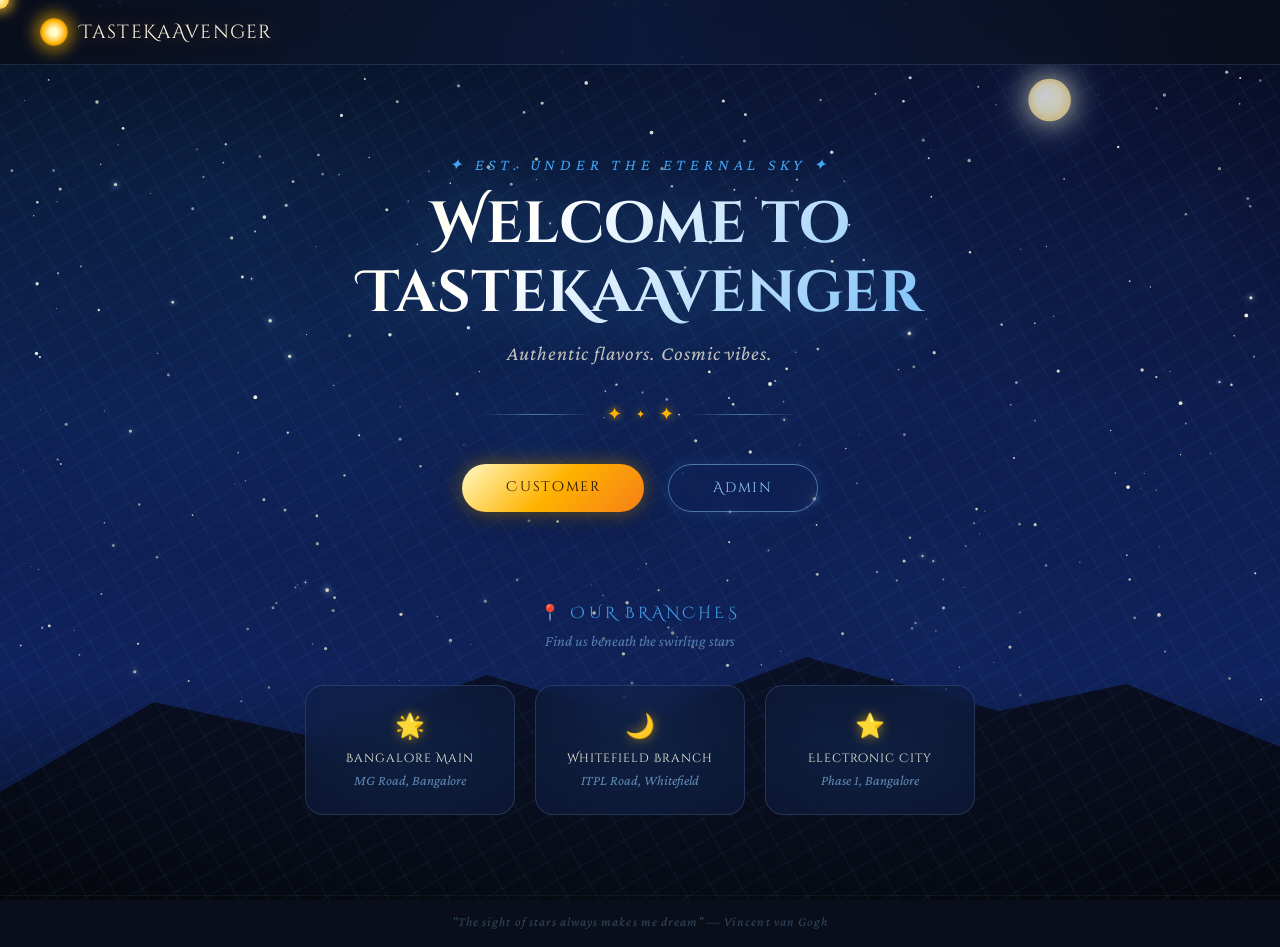
<file: templates/index.html>
<!DOCTYPE html>
<html lang="en">
<head>
<meta charset="UTF-8">
<meta name="viewport" content="width=device-width, initial-scale=1.0">
<title>TasteKaAvenger Restaurant</title>

<link href="https://fonts.googleapis.com/css2?family=Cinzel+Decorative:wght@400;700&family=Crimson+Pro:ital,wght@0,300;0,400;1,300&display=swap" rel="stylesheet">

<style>
:root {
  --deep-night: #0a0e1a;
  --midnight: #0d1b3e;
  --indigo: #1a237e;
  --cobalt: #1565c0;
  --cerulean: #1e88e5;
  --sky: #42a5f5;
  --pale-blue: #90caf9;
  --gold: #f9a825;
  --amber: #ffb300;
  --cream: #fff8e1;
  --white-glow: rgba(255,255,255,0.92);
}

* {
  margin: 0;
  padding: 0;
  box-sizing: border-box;
}

body {
  min-height: 100vh;
  background: var(--deep-night);
  font-family: 'Crimson Pro', serif;
  overflow-x: hidden;
  cursor: none;
}

/* ─── CUSTOM CURSOR ─── */
.cursor {
  position: fixed;
  width: 18px;
  height: 18px;
  border-radius: 50%;
  background: radial-gradient(circle, #fff9c4, #ffb300);
  box-shadow: 0 0 12px 4px rgba(255,200,50,0.7);
  pointer-events: none;
  z-index: 9999;
  transform: translate(-50%, -50%);
  transition: width 0.2s, height 0.2s;
}

/* ─── ANIMATED STARRY NIGHT CANVAS ─── */
canvas#sky {
  position: fixed;
  top: 0; left: 0;
  width: 100%; height: 100%;
  z-index: 0;
}

/* ─── SWIRL OVERLAY (Van Gogh brush strokes) ─── */
.swirl-overlay {
  position: fixed;
  top: 0; left: 0;
  width: 100%; height: 100%;
  z-index: 1;
  pointer-events: none;
  background:
    radial-gradient(ellipse 120% 60% at 15% 20%, rgba(21,101,192,0.18) 0%, transparent 70%),
    radial-gradient(ellipse 80% 80% at 80% 10%, rgba(26,35,126,0.22) 0%, transparent 65%),
    radial-gradient(ellipse 100% 50% at 50% 80%, rgba(13,27,62,0.35) 0%, transparent 70%);
}

/* Painterly swirl lines */
.swirl-overlay::after {
  content: '';
  position: absolute;
  inset: 0;
  background-image:
    repeating-linear-gradient(
      -30deg,
      transparent,
      transparent 18px,
      rgba(66,165,245,0.04) 18px,
      rgba(66,165,245,0.04) 20px
    ),
    repeating-linear-gradient(
      60deg,
      transparent,
      transparent 24px,
      rgba(144,202,249,0.03) 24px,
      rgba(144,202,249,0.03) 26px
    );
}

/* ─── GRAIN TEXTURE ─── */
.grain {
  position: fixed;
  inset: 0;
  z-index: 2;
  pointer-events: none;
  opacity: 0.045;
  background-image: url("data:image/svg+xml,%3Csvg viewBox='0 0 256 256' xmlns='http://www.w3.org/2000/svg'%3E%3Cfilter id='noise'%3E%3CfeTurbulence type='fractalNoise' baseFrequency='0.9' numOctaves='4' stitchTiles='stitch'/%3E%3C/filter%3E%3Crect width='100%25' height='100%25' filter='url(%23noise)'/%3E%3C/svg%3E");
  background-repeat: repeat;
  background-size: 200px;
}

/* ─── NAVBAR ─── */
nav {
  position: relative;
  z-index: 10;
  display: flex;
  align-items: center;
  padding: 18px 40px;
  background: linear-gradient(90deg, rgba(10,14,26,0.9), rgba(13,27,62,0.7), rgba(10,14,26,0.9));
  border-bottom: 1px solid rgba(144,202,249,0.15);
  backdrop-filter: blur(14px);
}

.nav-brand {
  font-family: 'Cinzel Decorative', cursive;
  font-size: 1.2rem;
  color: var(--cream);
  letter-spacing: 0.06em;
  text-shadow: 0 0 20px rgba(255,200,50,0.5), 0 0 40px rgba(66,165,245,0.3);
  display: flex;
  align-items: center;
  gap: 12px;
}

.nav-star {
  display: inline-block;
  width: 28px;
  height: 28px;
  background: radial-gradient(circle, #fff9c4 20%, #ffb300 60%, transparent 100%);
  border-radius: 50%;
  box-shadow: 0 0 14px 6px rgba(255,183,0,0.5);
  animation: pulse-star 3s ease-in-out infinite;
  flex-shrink: 0;
}

@keyframes pulse-star {
  0%, 100% { transform: scale(1); box-shadow: 0 0 14px 6px rgba(255,183,0,0.5); }
  50% { transform: scale(1.15); box-shadow: 0 0 22px 10px rgba(255,183,0,0.8); }
}

/* ─── HERO ─── */
.hero {
  position: relative;
  z-index: 5;
  text-align: center;
  padding: 90px 20px 60px;
  color: white;
}

.hero-eyebrow {
  font-family: 'Crimson Pro', serif;
  font-style: italic;
  font-size: 1rem;
  letter-spacing: 0.3em;
  color: var(--sky);
  text-transform: uppercase;
  opacity: 0;
  animation: fadeUp 1s 0.3s forwards;
}

.hero-title {
  font-family: 'Cinzel Decorative', cursive;
  font-size: clamp(1.8rem, 5vw, 3.6rem);
  font-weight: 700;
  line-height: 1.2;
  margin-top: 16px;
  background: linear-gradient(135deg, #fff9c4 0%, #ffffff 40%, #90caf9 70%, #42a5f5 100%);
  -webkit-background-clip: text;
  -webkit-text-fill-color: transparent;
  background-clip: text;
  text-shadow: none;
  filter: drop-shadow(0 0 30px rgba(66,165,245,0.4));
  opacity: 0;
  animation: fadeUp 1s 0.6s forwards;
}

.hero-sub {
  font-style: italic;
  font-size: 1.25rem;
  color: rgba(255,248,225,0.75);
  margin-top: 14px;
  letter-spacing: 0.05em;
  opacity: 0;
  animation: fadeUp 1s 0.9s forwards;
}

@keyframes fadeUp {
  from { opacity: 0; transform: translateY(24px); }
  to   { opacity: 1; transform: translateY(0); }
}

/* ─── DIVIDER ─── */
.cosmic-divider {
  display: flex;
  align-items: center;
  justify-content: center;
  gap: 14px;
  margin: 40px auto;
  max-width: 320px;
  opacity: 0;
  animation: fadeUp 1s 1.1s forwards;
}

.cosmic-divider::before,
.cosmic-divider::after {
  content: '';
  flex: 1;
  height: 1px;
  background: linear-gradient(90deg, transparent, rgba(144,202,249,0.5), transparent);
}

.divider-star {
  color: var(--amber);
  font-size: 1.1rem;
  text-shadow: 0 0 8px rgba(255,183,0,0.8);
}

/* ─── BUTTONS ─── */
.btn-wrap {
  display: flex;
  justify-content: center;
  gap: 24px;
  flex-wrap: wrap;
  margin-top: 10px;
  opacity: 0;
  animation: fadeUp 1s 1.3s forwards;
}

.btn-cosmic {
  font-family: 'Cinzel Decorative', cursive;
  font-size: 0.85rem;
  letter-spacing: 0.12em;
  padding: 14px 44px;
  border-radius: 50px;
  border: none;
  cursor: none;
  text-decoration: none;
  position: relative;
  overflow: hidden;
  transition: transform 0.3s, box-shadow 0.3s;
}

.btn-primary-cosmic {
  background: linear-gradient(135deg, #fff9c4, #ffb300, #f57f17);
  color: #1a0a00;
  box-shadow: 0 0 20px rgba(255,183,0,0.4), 0 4px 24px rgba(0,0,0,0.4);
}

.btn-primary-cosmic:hover {
  transform: translateY(-3px) scale(1.03);
  box-shadow: 0 0 40px rgba(255,183,0,0.7), 0 8px 30px rgba(0,0,0,0.5);
}

.btn-outline-cosmic {
  background: transparent;
  color: var(--pale-blue);
  border: 1px solid rgba(144,202,249,0.5);
  box-shadow: 0 0 16px rgba(66,165,245,0.15), inset 0 0 20px rgba(66,165,245,0.04);
  backdrop-filter: blur(10px);
}

.btn-outline-cosmic:hover {
  transform: translateY(-3px) scale(1.03);
  background: rgba(66,165,245,0.12);
  border-color: rgba(144,202,249,0.85);
  box-shadow: 0 0 30px rgba(66,165,245,0.35), 0 8px 30px rgba(0,0,0,0.4);
  color: white;
}

/* ─── BRANCHES ─── */
.branches-section {
  position: relative;
  z-index: 5;
  padding: 30px 20px 80px;
  text-align: center;
}

.branches-title {
  font-family: 'Cinzel Decorative', cursive;
  font-size: 1rem;
  letter-spacing: 0.2em;
  color: var(--sky);
  text-transform: uppercase;
  margin-bottom: 8px;
  opacity: 0;
  animation: fadeUp 1s 1.6s forwards;
}

.branches-sub {
  font-style: italic;
  color: rgba(144,202,249,0.55);
  font-size: 0.95rem;
  margin-bottom: 36px;
  opacity: 0;
  animation: fadeUp 1s 1.8s forwards;
}

.branches-grid {
  display: flex;
  justify-content: center;
  flex-wrap: wrap;
  gap: 20px;
}

.branch-card {
  width: 210px;
  padding: 26px 18px;
  background: rgba(13,27,62,0.55);
  backdrop-filter: blur(18px);
  border: 1px solid rgba(144,202,249,0.18);
  border-radius: 18px;
  position: relative;
  overflow: hidden;
  transition: transform 0.4s, box-shadow 0.4s, border-color 0.4s;
  cursor: none;
  opacity: 0;
}

.branch-card:nth-child(1) { animation: fadeUp 1s 1.9s forwards; }
.branch-card:nth-child(2) { animation: fadeUp 1s 2.1s forwards; }
.branch-card:nth-child(3) { animation: fadeUp 1s 2.3s forwards; }

/* Swirl shimmer inside card */
.branch-card::before {
  content: '';
  position: absolute;
  top: -40%;
  left: -40%;
  width: 180%;
  height: 180%;
  background: radial-gradient(ellipse at center, rgba(66,165,245,0.08) 0%, transparent 65%);
  animation: card-glow 6s ease-in-out infinite;
  pointer-events: none;
}

@keyframes card-glow {
  0%, 100% { transform: translate(0, 0) scale(1); }
  50% { transform: translate(10%, 10%) scale(1.1); }
}

.branch-card:hover {
  transform: translateY(-7px) scale(1.02);
  box-shadow: 0 10px 40px rgba(66,165,245,0.2), 0 0 0 1px rgba(144,202,249,0.35);
  border-color: rgba(144,202,249,0.4);
}

.branch-pin {
  font-size: 1.5rem;
  margin-bottom: 10px;
  display: block;
  filter: drop-shadow(0 0 6px rgba(255,183,0,0.6));
}

.branch-name {
  font-family: 'Cinzel Decorative', cursive;
  font-size: 0.75rem;
  color: var(--cream);
  letter-spacing: 0.08em;
  margin-bottom: 6px;
}

.branch-addr {
  font-style: italic;
  font-size: 0.88rem;
  color: rgba(144,202,249,0.65);
}

/* ─── FOOTER LINE ─── */
.footer-line {
  position: relative;
  z-index: 5;
  text-align: center;
  padding: 18px;
  font-style: italic;
  font-size: 0.82rem;
  color: rgba(144,202,249,0.3);
  border-top: 1px solid rgba(144,202,249,0.07);
  letter-spacing: 0.08em;
}

</style>
</head>
<body>

<!-- Custom cursor -->
<div class="cursor" id="cursor"></div>

<!-- Grain texture -->
<div class="grain"></div>

<!-- Van Gogh animated sky canvas -->
<canvas id="sky"></canvas>

<!-- Swirl overlay -->
<div class="swirl-overlay"></div>

<!-- ─── NAVBAR ─── -->
<nav>
  <div class="nav-brand">
    <span class="nav-star"></span>
    TasteKaAvenger
  </div>
</nav>

<!-- ─── HERO ─── -->
<section class="hero">
  <p class="hero-eyebrow">✦ Est. under the eternal sky ✦</p>
  <h1 class="hero-title">Welcome to<br>TasteKaAvenger</h1>
  <p class="hero-sub">Authentic flavors. Cosmic vibes.</p>

  <div class="cosmic-divider">
    <span class="divider-star">✦</span>
    <span class="divider-star" style="font-size:0.7rem">✦</span>
    <span class="divider-star">✦</span>
  </div>

  <div class="btn-wrap">
    <a href="/customer" class="btn-cosmic btn-primary-cosmic">Customer</a>
    <a href="/admin" class="btn-cosmic btn-outline-cosmic">Admin</a>
  </div>
</section>

<!-- ─── BRANCHES ─── -->
<section class="branches-section">
  <p class="branches-title">📍 Our Branches</p>
  <p class="branches-sub">Find us beneath the swirling stars</p>

  <div class="branches-grid">

    <div class="branch-card">
      <span class="branch-pin">🌟</span>
      <div class="branch-name">Bangalore Main</div>
      <div class="branch-addr">MG Road, Bangalore</div>
    </div>

    <div class="branch-card">
      <span class="branch-pin">🌙</span>
      <div class="branch-name">Whitefield Branch</div>
      <div class="branch-addr">ITPL Road, Whitefield</div>
    </div>

    <div class="branch-card">
      <span class="branch-pin">⭐</span>
      <div class="branch-name">Electronic City</div>
      <div class="branch-addr">Phase 1, Bangalore</div>
    </div>

  </div>
</section>

<footer class="footer-line">
  "The sight of stars always makes me dream" — Vincent van Gogh
</footer>

<!-- ─── STARRY NIGHT CANVAS SCRIPT ─── -->
<script>
/* Custom cursor */
const cursor = document.getElementById('cursor');
document.addEventListener('mousemove', e => {
  cursor.style.left = e.clientX + 'px';
  cursor.style.top  = e.clientY + 'px';
});
document.querySelectorAll('a, .branch-card').forEach(el => {
  el.addEventListener('mouseenter', () => { cursor.style.width='28px'; cursor.style.height='28px'; });
  el.addEventListener('mouseleave', () => { cursor.style.width='18px'; cursor.style.height='18px'; });
});

/* ── Canvas Van Gogh Sky ── */
const canvas = document.getElementById('sky');
const ctx = canvas.getContext('2d');

function resize() {
  canvas.width  = window.innerWidth;
  canvas.height = window.innerHeight;
}
resize();
window.addEventListener('resize', resize);

/* Sky gradient layers */
function drawSky() {
  const w = canvas.width, h = canvas.height;
  const grad = ctx.createLinearGradient(0, 0, 0, h);
  grad.addColorStop(0,    '#02040d');
  grad.addColorStop(0.18, '#050c22');
  grad.addColorStop(0.45, '#0a1a4a');
  grad.addColorStop(0.75, '#0d2060');
  grad.addColorStop(1,    '#030b1e');
  ctx.fillStyle = grad;
  ctx.fillRect(0, 0, w, h);
}

/* Swirl strokes (Van Gogh style) */
const swirls = [];
function initSwirls() {
  const w = canvas.width, h = canvas.height;
  for (let i = 0; i < 22; i++) {
    swirls.push({
      x: Math.random() * w,
      y: Math.random() * h * 0.7,
      radius: 40 + Math.random() * 120,
      angleOffset: Math.random() * Math.PI * 2,
      speed: 0.003 + Math.random() * 0.006,
      alpha: 0.04 + Math.random() * 0.08,
      colorIdx: Math.floor(Math.random() * 3),
      t: Math.random() * 100,
    });
  }
}
initSwirls();

const swirlColors = [
  'rgba(30,136,229,',
  'rgba(21,101,192,',
  'rgba(66,165,245,',
];

function drawSwirl(s, t) {
  ctx.save();
  ctx.translate(s.x, s.y);
  ctx.globalAlpha = s.alpha * (0.7 + 0.3 * Math.sin(t * s.speed * 3));

  const grad = ctx.createRadialGradient(0, 0, 0, 0, 0, s.radius);
  grad.addColorStop(0,   swirlColors[s.colorIdx] + '0.35)');
  grad.addColorStop(0.4, swirlColors[s.colorIdx] + '0.12)');
  grad.addColorStop(1,   swirlColors[s.colorIdx] + '0)');

  ctx.beginPath();
  for (let a = 0; a < Math.PI * 4; a += 0.05) {
    const r  = (a / (Math.PI * 4)) * s.radius;
    const da = s.angleOffset + a + Math.sin(t * s.speed + a * 0.5) * 0.4;
    const px = Math.cos(da) * r;
    const py = Math.sin(da) * r * 0.5;
    a === 0 ? ctx.moveTo(px, py) : ctx.lineTo(px, py);
  }
  ctx.strokeStyle = swirlColors[s.colorIdx] + (s.alpha * 1.5) + ')';
  ctx.lineWidth   = 1.5;
  ctx.stroke();

  ctx.fillStyle = grad;
  ctx.beginPath();
  ctx.ellipse(0, 0, s.radius, s.radius * 0.55, s.angleOffset + t * s.speed * 0.2, 0, Math.PI * 2);
  ctx.fill();
  ctx.restore();
}

/* Stars */
const stars = [];
function initStars() {
  const w = canvas.width, h = canvas.height;
  const n = Math.floor(w * h / 3000);
  for (let i = 0; i < n; i++) {
    stars.push({
      x: Math.random() * w,
      y: Math.random() * h * 0.78,
      r: 0.4 + Math.random() * 1.6,
      phase: Math.random() * Math.PI * 2,
      speed: 0.4 + Math.random() * 1.2,
      halo: Math.random() > 0.85,
    });
  }
}
initStars();

function drawStar(s, t) {
  const twinkle = 0.5 + 0.5 * Math.sin(t * s.speed + s.phase);
  const alpha   = 0.5 + 0.5 * twinkle;

  if (s.halo) {
    const g = ctx.createRadialGradient(s.x, s.y, 0, s.x, s.y, s.r * 6);
    g.addColorStop(0,   `rgba(255,252,220,${0.25 * twinkle})`);
    g.addColorStop(0.4, `rgba(144,202,249,${0.1  * twinkle})`);
    g.addColorStop(1,   'rgba(0,0,0,0)');
    ctx.fillStyle = g;
    ctx.beginPath();
    ctx.arc(s.x, s.y, s.r * 6, 0, Math.PI * 2);
    ctx.fill();
  }

  ctx.beginPath();
  ctx.arc(s.x, s.y, s.r * (0.8 + 0.2 * twinkle), 0, Math.PI * 2);
  ctx.fillStyle = `rgba(255,252,220,${alpha})`;
  ctx.fill();
}

/* Moon */
function drawMoon(t) {
  const w = canvas.width;
  const mx = w * 0.82, my = 100;
  const pulse = 0.96 + 0.04 * Math.sin(t * 0.4);

  /* outer glow layers */
  [80, 55, 35].forEach((r, i) => {
    const g = ctx.createRadialGradient(mx, my, 0, mx, my, r * pulse);
    g.addColorStop(0,   `rgba(255,249,196,${0.04 - i*0.01})`);
    g.addColorStop(0.5, `rgba(66,165,245,${0.03 - i*0.005})`);
    g.addColorStop(1,   'rgba(0,0,0,0)');
    ctx.fillStyle = g;
    ctx.beginPath();
    ctx.arc(mx, my, r * pulse, 0, Math.PI * 2);
    ctx.fill();
  });

  /* moon disc */
  const moonGrad = ctx.createRadialGradient(mx - 5, my - 5, 2, mx, my, 22 * pulse);
  moonGrad.addColorStop(0,   '#fffde7');
  moonGrad.addColorStop(0.6, '#fff9c4');
  moonGrad.addColorStop(1,   '#ffe082');
  ctx.beginPath();
  ctx.arc(mx, my, 22 * pulse, 0, Math.PI * 2);
  ctx.fillStyle = moonGrad;
  ctx.shadowColor = '#fff9c4';
  ctx.shadowBlur  = 30;
  ctx.fill();
  ctx.shadowBlur  = 0;
}

/* Distant hills silhouette */
function drawHills() {
  const w = canvas.width, h = canvas.height;
  ctx.save();
  ctx.globalAlpha = 1;

  const hillGrad = ctx.createLinearGradient(0, h * 0.72, 0, h);
  hillGrad.addColorStop(0, '#05091a');
  hillGrad.addColorStop(1, '#020408');

  ctx.fillStyle = hillGrad;
  ctx.beginPath();
  ctx.moveTo(0, h);

  /* rolling hill curve */
  const pts = [
    [0, h * 0.88],
    [w * 0.12, h * 0.78],
    [w * 0.25, h * 0.82],
    [w * 0.38, h * 0.75],
    [w * 0.50, h * 0.80],
    [w * 0.63, h * 0.73],
    [w * 0.78, h * 0.79],
    [w * 0.88, h * 0.76],
    [w, h * 0.83],
    [w, h],
  ];
  pts.forEach(([px, py]) => ctx.lineTo(px, py));
  ctx.closePath();
  ctx.fill();
  ctx.restore();
}

/* Animation loop */
let t = 0;
function animate() {
  t += 0.012;
  drawSky();
  swirls.forEach(s => drawSwirl(s, t));
  stars.forEach(s  => drawStar(s, t));
  drawMoon(t);
  drawHills();
  requestAnimationFrame(animate);
}
animate();
</script>
</body>
</html>
</file>
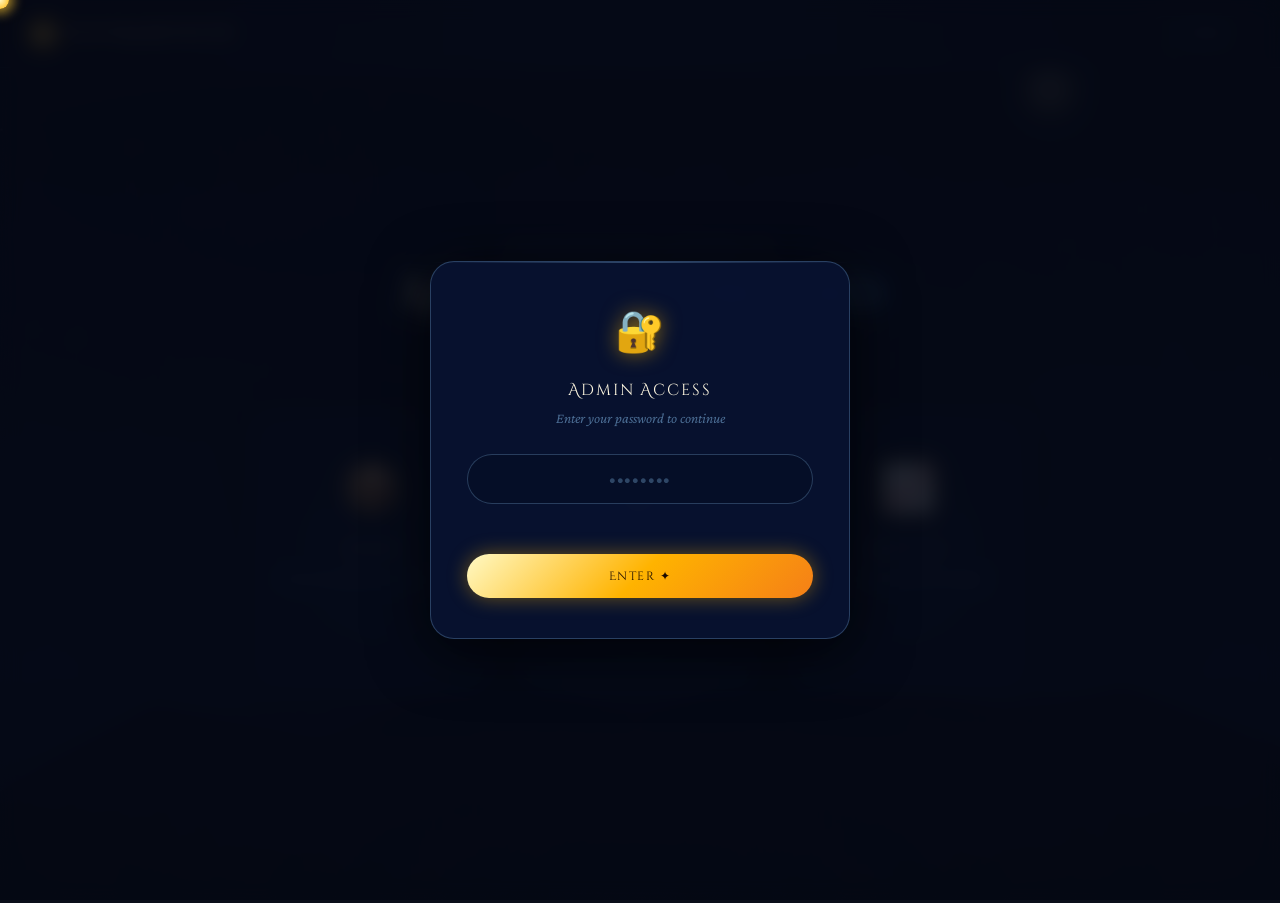
<file: templates/admin.html>
<!DOCTYPE html>
<html lang="en">
<head>
<meta charset="UTF-8">
<meta name="viewport" content="width=device-width, initial-scale=1.0">
<title>Admin Dashboard — TasteKaAvenger</title>

<link rel="icon" href="https://cdn-icons-png.flaticon.com/512/3075/3075977.png">
<link href="https://cdn.jsdelivr.net/npm/bootstrap@5.3.3/dist/css/bootstrap.min.css" rel="stylesheet">
<link href="https://fonts.googleapis.com/css2?family=Cinzel+Decorative:wght@400;700&family=Crimson+Pro:ital,wght@0,300;0,400;0,600;1,300;1,400&display=swap" rel="stylesheet">

<style>
:root{
  --deep-night:#0a0e1a;
  --midnight:#0d1b3e;
  --indigo:#1a237e;
  --cobalt:#1565c0;
  --cerulean:#1e88e5;
  --sky:#42a5f5;
  --pale-blue:#90caf9;
  --gold:#f9a825;
  --amber:#ffb300;
  --cream:#fff8e1;
}

* { margin:0; padding:0; box-sizing:border-box; }

body {
  min-height:100vh;
  background: var(--deep-night);
  font-family: 'Crimson Pro', serif;
  color: var(--cream);
  overflow-x: hidden;
  cursor: none;
}

/* ─── CURSOR ─── */
.cursor {
  position: fixed;
  width:18px; height:18px;
  border-radius:50%;
  background: radial-gradient(circle, #fff9c4, #ffb300);
  box-shadow: 0 0 12px 4px rgba(255,200,50,0.7);
  pointer-events:none;
  z-index:99999;
  transform:translate(-50%,-50%);
  transition: width .2s, height .2s;
}

/* ─── SKY CANVAS ─── */
canvas#sky {
  position:fixed; top:0; left:0;
  width:100%; height:100%;
  z-index:0; opacity:0.35;
}

.swirl-overlay {
  position:fixed; inset:0; z-index:1; pointer-events:none;
  background:
    radial-gradient(ellipse 120% 60% at 15% 20%, rgba(5,10,30,0.65) 0%, transparent 70%),
    radial-gradient(ellipse 100% 100% at 50% 50%, rgba(8,14,34,0.5) 0%, transparent 80%),
    radial-gradient(ellipse 100% 50% at 50% 100%, rgba(5,8,20,0.8) 0%, transparent 60%);
}
.grain {
  position:fixed; inset:0; z-index:2; pointer-events:none; opacity:.03;
  background-image:url("data:image/svg+xml,%3Csvg viewBox='0 0 256 256' xmlns='http://www.w3.org/2000/svg'%3E%3Cfilter id='n'%3E%3CfeTurbulence type='fractalNoise' baseFrequency='0.9' numOctaves='4' stitchTiles='stitch'/%3E%3C/filter%3E%3Crect width='100%25' height='100%25' filter='url(%23n)'/%3E%3C/svg%3E");
  background-size:200px;
}

/* ─── NAVBAR ─── */
nav {
  position:sticky; top:0; z-index:200;
  display:flex; align-items:center; justify-content:space-between;
  padding:16px 32px;
  background:linear-gradient(90deg, rgba(8,12,24,.96), rgba(10,20,50,.88), rgba(8,12,24,.96));
  border-bottom:1px solid rgba(144,202,249,.12);
  backdrop-filter:blur(18px);
}
.nav-brand {
  font-family:'Cinzel Decorative', cursive;
  font-size:1.05rem; color:var(--cream); letter-spacing:.06em;
  text-shadow:0 0 20px rgba(255,200,50,.5), 0 0 40px rgba(66,165,245,.3);
  display:flex; align-items:center; gap:10px; text-decoration:none;
}
.nav-star {
  width:22px; height:22px; flex-shrink:0;
  background:radial-gradient(circle, #fff9c4 20%, #ffb300 60%, transparent 100%);
  border-radius:50%; box-shadow:0 0 12px 5px rgba(255,183,0,.5);
  animation:pulse-star 3s ease-in-out infinite;
}
@keyframes pulse-star {
  0%,100%{ transform:scale(1);   box-shadow:0 0 12px 5px rgba(255,183,0,.5); }
  50%    { transform:scale(1.15); box-shadow:0 0 22px 10px rgba(255,183,0,.8); }
}
.nav-back {
  font-family:'Cinzel Decorative', cursive;
  font-size:.72rem; letter-spacing:.1em; color:var(--pale-blue);
  text-decoration:none; border:1px solid rgba(144,202,249,.3);
  padding:8px 20px; border-radius:50px; backdrop-filter:blur(8px);
  transition:all .3s; cursor:none;
}
.nav-back:hover {
  background:rgba(66,165,245,.12); border-color:rgba(144,202,249,.7);
  color:white; box-shadow:0 0 20px rgba(66,165,245,.3);
}

/* ─── PAGE CONTENT ─── */
.page-wrap {
  position:relative; z-index:5;
  min-height: calc(100vh - 65px);
  display:flex; flex-direction:column;
  align-items:center; justify-content:center;
  padding:40px 20px 80px;
}

/* ─── HERO ─── */
.hero-eyebrow {
  font-style:italic; font-size:.95rem; letter-spacing:.3em;
  color:var(--sky); text-transform:uppercase; text-align:center;
  margin-bottom:8px;
  opacity:0; animation:fadeUp 1s .2s forwards;
}
.hero-title {
  font-family:'Cinzel Decorative', cursive;
  font-size:clamp(1.6rem,4vw,2.8rem); font-weight:700;
  text-align:center;
  background:linear-gradient(135deg,#fff9c4 0%,#ffffff 40%,#90caf9 70%,#42a5f5 100%);
  -webkit-background-clip:text; -webkit-text-fill-color:transparent; background-clip:text;
  filter:drop-shadow(0 0 24px rgba(66,165,245,.4));
  margin-bottom:8px;
  opacity:0; animation:fadeUp 1s .4s forwards;
}
.cosmic-divider {
  display:flex; align-items:center; justify-content:center;
  gap:12px; margin:12px auto 48px; max-width:280px;
  opacity:0; animation:fadeUp 1s .6s forwards;
}
.cosmic-divider::before,.cosmic-divider::after {
  content:''; flex:1; height:1px;
  background:linear-gradient(90deg,transparent,rgba(144,202,249,.5),transparent);
}
.divider-star { color:var(--amber); font-size:1rem; text-shadow:0 0 8px rgba(255,183,0,.8); }

@keyframes fadeUp {
  from { opacity:0; transform:translateY(22px); }
  to   { opacity:1; transform:translateY(0); }
}

/* ─── CARDS GRID ─── */
.cards-grid {
  display:flex; flex-wrap:wrap; gap:28px;
  justify-content:center; max-width:900px; width:100%;
}

.admin-card {
  width:240px; padding:40px 24px 36px;
  background:rgba(8,18,48,0.82);
  backdrop-filter:blur(22px);
  border:1px solid rgba(144,202,249,.2);
  border-radius:22px;
  box-shadow:0 4px 32px rgba(0,0,0,0.5);
  display:flex; flex-direction:column; align-items:center; text-align:center;
  text-decoration:none;
  position:relative; overflow:hidden;
  transition:transform .4s, box-shadow .4s, border-color .4s;
  cursor:none;
  opacity:0;
}
.admin-card:nth-child(1){ animation:fadeUp 1s .7s forwards; }
.admin-card:nth-child(2){ animation:fadeUp 1s .9s forwards; }
.admin-card:nth-child(3){ animation:fadeUp 1s 1.1s forwards; }

.admin-card::before {
  content:'';
  position:absolute; top:0; left:0; right:0; height:1px;
  background:linear-gradient(90deg,transparent,rgba(144,202,249,.25),transparent);
  pointer-events:none;
}
.admin-card::after {
  content:'';
  position:absolute; top:-40%; left:-40%;
  width:180%; height:180%;
  background:radial-gradient(ellipse at center,rgba(66,165,245,.07) 0%,transparent 65%);
  animation:card-glow 6s ease-in-out infinite;
  pointer-events:none;
}
@keyframes card-glow {
  0%,100%{ transform:translate(0,0) scale(1); }
  50%    { transform:translate(10%,10%) scale(1.1); }
}

.admin-card:hover {
  transform:translateY(-8px) scale(1.03);
  box-shadow:0 12px 50px rgba(66,165,245,.22), 0 0 0 1px rgba(144,202,249,.38);
  border-color:rgba(144,202,249,.42);
}

.card-icon {
  font-size:2.8rem; margin-bottom:18px;
  filter:drop-shadow(0 0 10px rgba(255,183,0,.5));
  transition:transform .3s;
}
.admin-card:hover .card-icon { transform:scale(1.15) rotate(-4deg); }

.card-title {
  font-family:'Cinzel Decorative', cursive;
  font-size:.82rem; letter-spacing:.1em; color:var(--cream);
  margin-bottom:8px;
}
.card-desc {
  font-style:italic; font-size:.88rem;
  color:rgba(144,202,249,.6); line-height:1.5;
}
.card-arrow {
  margin-top:20px; font-size:1.1rem;
  color:rgba(144,202,249,.35);
  transition:color .3s, transform .3s;
}
.admin-card:hover .card-arrow {
  color:rgba(144,202,249,.9); transform:translateX(5px);
}

/* ─── PASSWORD MODAL ─── */
.pw-overlay {
  position:fixed; inset:0; z-index:1000;
  background:rgba(5,8,20,0.88);
  backdrop-filter:blur(10px);
  display:flex; align-items:center; justify-content:center;
  padding:20px;
}
.pw-modal {
  background:rgba(8,18,48,0.96);
  border:1px solid rgba(144,202,249,.25);
  border-radius:24px; padding:40px 36px;
  width:100%; max-width:420px; text-align:center;
  box-shadow:0 12px 60px rgba(0,0,0,.7);
  position:relative;
  animation:fadeUp .5s forwards;
}
.pw-modal::before {
  content:'';
  position:absolute; top:0; left:0; right:0; height:1px;
  background:linear-gradient(90deg,transparent,rgba(144,202,249,.3),transparent);
}
.pw-icon { font-size:2.5rem; margin-bottom:16px; filter:drop-shadow(0 0 10px rgba(255,183,0,.5)); }
.pw-title {
  font-family:'Cinzel Decorative', cursive;
  font-size:1rem; letter-spacing:.12em; color:var(--cream);
  margin-bottom:6px;
}
.pw-sub {
  font-style:italic; font-size:.9rem;
  color:rgba(144,202,249,.5); margin-bottom:24px;
}
.pw-input {
  width:100%; padding:12px 18px;
  background:rgba(6,14,38,0.8);
  border:1px solid rgba(144,202,249,.25);
  border-radius:50px; color:var(--cream);
  font-family:'Crimson Pro', serif; font-size:1rem;
  text-align:center; letter-spacing:.15em;
  outline:none; transition:border-color .3s, box-shadow .3s;
  cursor:none;
}
.pw-input:focus {
  border-color:rgba(144,202,249,.6);
  box-shadow:0 0 20px rgba(66,165,245,.2);
}
.pw-input::placeholder { color:rgba(144,202,249,.3); letter-spacing:.05em; }
.pw-error {
  font-style:italic; font-size:.85rem;
  color:#ef9a9a; margin-top:10px; min-height:20px;
}
.pw-btn {
  margin-top:20px; width:100%;
  font-family:'Cinzel Decorative', cursive;
  font-size:.75rem; letter-spacing:.12em;
  padding:13px;
  background:linear-gradient(135deg,#fff9c4,#ffb300,#f57f17);
  color:#1a0a00; border:none; border-radius:50px; cursor:none;
  box-shadow:0 0 20px rgba(255,183,0,.4);
  transition:transform .3s, box-shadow .3s;
}
.pw-btn:hover {
  transform:translateY(-2px) scale(1.02);
  box-shadow:0 0 40px rgba(255,183,0,.7);
}
</style>
</head>
<body>

<div class="cursor" id="cursor"></div>
<div class="grain"></div>
<canvas id="sky"></canvas>
<div class="swirl-overlay"></div>

<!-- PASSWORD MODAL -->
<div class="pw-overlay" id="pwOverlay">
  <div class="pw-modal">
    <div class="pw-icon">🔐</div>
    <div class="pw-title">Admin Access</div>
    <p class="pw-sub">Enter your password to continue</p>
    <input type="password" class="pw-input" id="pwInput" placeholder="••••••••" />
    <div class="pw-error" id="pwError"></div>
    <button class="pw-btn" onclick="checkPassword()">Enter ✦</button>
  </div>
</div>

<!-- NAVBAR -->
<nav>
  <a href="/" class="nav-brand">
    <span class="nav-star"></span>
    TasteKaAvenger
  </a>
  <a href="/" class="nav-back">← Home</a>
</nav>

<!-- PAGE -->
<div class="page-wrap">
  <p class="hero-eyebrow">✦ Restricted Access ✦</p>
  <h1 class="hero-title">Admin Dashboard</h1>
  <div class="cosmic-divider">
    <span class="divider-star">✦</span>
    <span class="divider-star" style="font-size:.7rem">✦</span>
    <span class="divider-star">✦</span>
  </div>

  <div class="cards-grid">

    <a href="/view_orders" class="admin-card">
      <span class="card-icon">📦</span>
      <div class="card-title">Orders</div>
      <div class="card-desc">View & manage all incoming orders.</div>
      <div class="card-arrow">→</div>
    </a>

    <a href="/employee" class="admin-card">
      <span class="card-icon">👨‍🍳</span>
      <div class="card-title">Employees</div>
      <div class="card-desc">Add, update & remove staff members.</div>
      <div class="card-arrow">→</div>
    </a>

    <a href="/analytics" class="admin-card">
      <span class="card-icon">📈</span>
      <div class="card-title">Analytics</div>
      <div class="card-desc">Track performance & insights.</div>
      <div class="card-arrow">→</div>
    </a>

  </div>
</div>

<!-- SCRIPTS -->
<script>
/* Cursor */
const cursor = document.getElementById('cursor');
document.addEventListener('mousemove', e => {
  cursor.style.left = e.clientX + 'px';
  cursor.style.top  = e.clientY + 'px';
});
document.querySelectorAll('a, button, .admin-card').forEach(el => {
  el.addEventListener('mouseenter', () => { cursor.style.width='28px'; cursor.style.height='28px'; });
  el.addEventListener('mouseleave', () => { cursor.style.width='18px'; cursor.style.height='18px'; });
});

/* Password */
const adminPassword = "admin123";

document.getElementById('pwInput').addEventListener('keydown', e => {
  if (e.key === 'Enter') checkPassword();
});

function checkPassword() {
  const val = document.getElementById('pwInput').value;
  if (val === adminPassword) {
    document.getElementById('pwOverlay').style.display = 'none';
  } else {
    document.getElementById('pwError').textContent = 'Incorrect password. Try again.';
    document.getElementById('pwInput').value = '';
    document.getElementById('pwInput').focus();
  }
}

/* Van Gogh Sky */
const skyCanvas = document.getElementById('sky');
const skyCtx = skyCanvas.getContext('2d');
function resize(){ skyCanvas.width=window.innerWidth; skyCanvas.height=window.innerHeight; }
resize(); window.addEventListener('resize', resize);

function drawSky(){
  const w=skyCanvas.width,h=skyCanvas.height;
  const g=skyCtx.createLinearGradient(0,0,0,h);
  g.addColorStop(0,'#02040d'); g.addColorStop(.18,'#050c22');
  g.addColorStop(.45,'#0a1a4a'); g.addColorStop(.75,'#0d2060');
  g.addColorStop(1,'#030b1e');
  skyCtx.fillStyle=g; skyCtx.fillRect(0,0,w,h);
}
const swirls=[];
(function(){
  const w=skyCanvas.width,h=skyCanvas.height;
  for(let i=0;i<22;i++) swirls.push({
    x:Math.random()*w, y:Math.random()*h*.7,
    radius:40+Math.random()*120,
    angleOffset:Math.random()*Math.PI*2,
    speed:.003+Math.random()*.006,
    alpha:.04+Math.random()*.08,
    colorIdx:Math.floor(Math.random()*3),
  });
})();
const sc=['rgba(30,136,229,','rgba(21,101,192,','rgba(66,165,245,'];
function drawSwirl(s,t){
  skyCtx.save(); skyCtx.translate(s.x,s.y);
  skyCtx.globalAlpha=s.alpha*(0.7+0.3*Math.sin(t*s.speed*3));
  const g=skyCtx.createRadialGradient(0,0,0,0,0,s.radius);
  g.addColorStop(0,sc[s.colorIdx]+'0.35)');
  g.addColorStop(.4,sc[s.colorIdx]+'0.12)');
  g.addColorStop(1,sc[s.colorIdx]+'0)');
  skyCtx.beginPath();
  for(let a=0;a<Math.PI*4;a+=.05){
    const r=(a/(Math.PI*4))*s.radius;
    const da=s.angleOffset+a+Math.sin(t*s.speed+a*.5)*.4;
    a===0?skyCtx.moveTo(Math.cos(da)*r,Math.sin(da)*r*.5):skyCtx.lineTo(Math.cos(da)*r,Math.sin(da)*r*.5);
  }
  skyCtx.strokeStyle=sc[s.colorIdx]+(s.alpha*1.5)+')'; skyCtx.lineWidth=1.5; skyCtx.stroke();
  skyCtx.fillStyle=g; skyCtx.beginPath();
  skyCtx.ellipse(0,0,s.radius,s.radius*.55,s.angleOffset+t*s.speed*.2,0,Math.PI*2);
  skyCtx.fill(); skyCtx.restore();
}
const stars=[];
(function(){
  const w=skyCanvas.width,h=skyCanvas.height;
  const n=Math.floor(w*h/3000);
  for(let i=0;i<n;i++) stars.push({
    x:Math.random()*w, y:Math.random()*h*.78,
    r:.4+Math.random()*1.6,
    phase:Math.random()*Math.PI*2,
    speed:.4+Math.random()*1.2,
    halo:Math.random()>.85,
  });
})();
function drawStar(s,t){
  const tw=.5+.5*Math.sin(t*s.speed+s.phase);
  if(s.halo){
    const g=skyCtx.createRadialGradient(s.x,s.y,0,s.x,s.y,s.r*6);
    g.addColorStop(0,`rgba(255,252,220,${.25*tw})`);
    g.addColorStop(.4,`rgba(144,202,249,${.1*tw})`);
    g.addColorStop(1,'rgba(0,0,0,0)');
    skyCtx.fillStyle=g; skyCtx.beginPath(); skyCtx.arc(s.x,s.y,s.r*6,0,Math.PI*2); skyCtx.fill();
  }
  skyCtx.beginPath(); skyCtx.arc(s.x,s.y,s.r*(.8+.2*tw),0,Math.PI*2);
  skyCtx.fillStyle=`rgba(255,252,220,${.5+.5*tw})`; skyCtx.fill();
}
function drawMoon(t){
  const w=skyCanvas.width, mx=w*.82, my=90, p=.96+.04*Math.sin(t*.4);
  [80,55,35].forEach((r,i)=>{
    const g=skyCtx.createRadialGradient(mx,my,0,mx,my,r*p);
    g.addColorStop(0,`rgba(255,249,196,${.04-i*.01})`);
    g.addColorStop(.5,`rgba(66,165,245,${.03-i*.005})`);
    g.addColorStop(1,'rgba(0,0,0,0)');
    skyCtx.fillStyle=g; skyCtx.beginPath(); skyCtx.arc(mx,my,r*p,0,Math.PI*2); skyCtx.fill();
  });
  const mg=skyCtx.createRadialGradient(mx-5,my-5,2,mx,my,22*p);
  mg.addColorStop(0,'#fffde7'); mg.addColorStop(.6,'#fff9c4'); mg.addColorStop(1,'#ffe082');
  skyCtx.beginPath(); skyCtx.arc(mx,my,22*p,0,Math.PI*2);
  skyCtx.fillStyle=mg; skyCtx.shadowColor='#fff9c4'; skyCtx.shadowBlur=30; skyCtx.fill(); skyCtx.shadowBlur=0;
}
function drawHills(){
  const w=skyCanvas.width,h=skyCanvas.height;
  skyCtx.save();
  const hg=skyCtx.createLinearGradient(0,h*.72,0,h);
  hg.addColorStop(0,'#05091a'); hg.addColorStop(1,'#020408');
  skyCtx.fillStyle=hg; skyCtx.beginPath(); skyCtx.moveTo(0,h);
  [[0,h*.88],[w*.12,h*.78],[w*.25,h*.82],[w*.38,h*.75],[w*.50,h*.80],
   [w*.63,h*.73],[w*.78,h*.79],[w*.88,h*.76],[w,h*.83],[w,h]]
  .forEach(([px,py])=>skyCtx.lineTo(px,py));
  skyCtx.closePath(); skyCtx.fill(); skyCtx.restore();
}
let T=0;
function animateSky(){ T+=.012; drawSky(); swirls.forEach(s=>drawSwirl(s,T)); stars.forEach(s=>drawStar(s,T)); drawMoon(T); drawHills(); requestAnimationFrame(animateSky); }
animateSky();
</script>
</body>
</html>
</file>
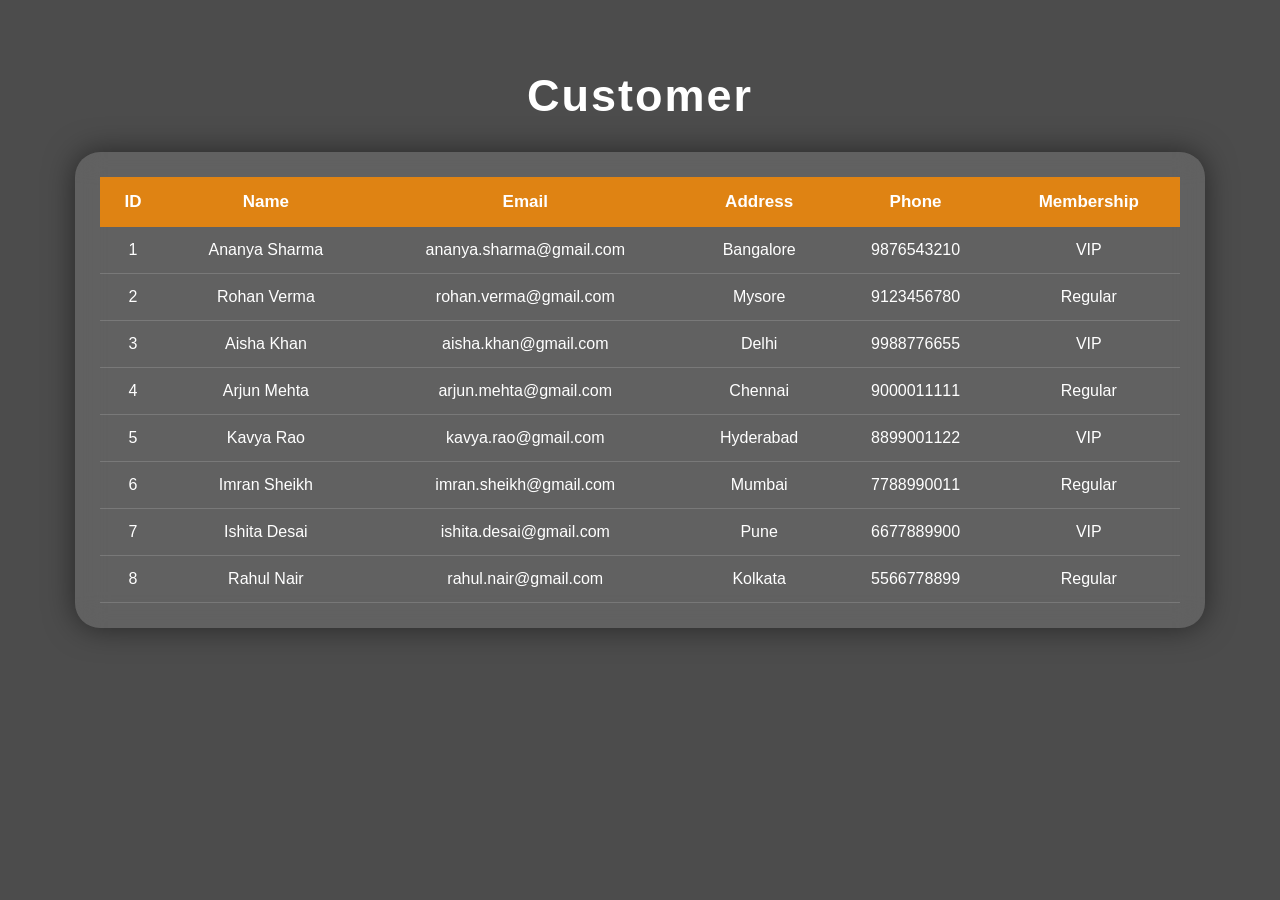
<file: templates/customer.html>
<!DOCTYPE html>
<html>
<head>
<title>Customer</title>

<style>

body{
margin:0;
padding:0;
font-family:Arial,sans-serif;
background-image:url("https://images.unsplash.com/photo-1517248135467-4c7edcad34c4");
background-size:cover;
background-position:center;
background-attachment:fixed;
}

body::before{
content:"";
position:fixed;
top:0;
left:0;
width:100%;
height:100%;
background:rgba(0,0,0,0.7);
z-index:-1;
}

.container{
padding:40px;
}

h1{
text-align:center;
color:white;
font-size:45px;
letter-spacing:2px;
margin-bottom:30px;
}

.table-box{
width:90%;
margin:auto;

background:rgba(255,255,255,0.12);

backdrop-filter:blur(15px);

padding:25px;

border-radius:25px;

box-shadow:0px 0px 30px rgba(0,0,0,.5);
}

table{
width:100%;
border-collapse:collapse;
color:white;
}

th{
background:rgba(255,140,0,.8);
padding:15px;
font-size:17px;
}

td{
padding:14px;
text-align:center;
border-bottom:1px solid rgba(255,255,255,.15);
}

tr:hover{
background:rgba(255,255,255,.1);
transition:0.4s;
}

</style>
</head>

<body>

<div class="container">

<h1>Customer</h1>

<div class="table-box">

<table>

<tr>
<th>ID</th>
<th>Name</th>
<th>Email</th>
<th>Address</th>
<th>Phone</th>
<th>Membership</th>
</tr>

<tr>
<td>1</td>
<td>Ananya Sharma</td>
<td>ananya.sharma@gmail.com</td>
<td>Bangalore</td>
<td>9876543210</td>
<td>VIP</td>
</tr>

<tr>
<td>2</td>
<td>Rohan Verma</td>
<td>rohan.verma@gmail.com</td>
<td>Mysore</td>
<td>9123456780</td>
<td>Regular</td>
</tr>

<tr>
<td>3</td>
<td>Aisha Khan</td>
<td>aisha.khan@gmail.com</td>
<td>Delhi</td>
<td>9988776655</td>
<td>VIP</td>
</tr>

<tr>
<td>4</td>
<td>Arjun Mehta</td>
<td>arjun.mehta@gmail.com</td>
<td>Chennai</td>
<td>9000011111</td>
<td>Regular</td>
</tr>

<tr>
<td>5</td>
<td>Kavya Rao</td>
<td>kavya.rao@gmail.com</td>
<td>Hyderabad</td>
<td>8899001122</td>
<td>VIP</td>
</tr>

<tr>
<td>6</td>
<td>Imran Sheikh</td>
<td>imran.sheikh@gmail.com</td>
<td>Mumbai</td>
<td>7788990011</td>
<td>Regular</td>
</tr>

<tr>
<td>7</td>
<td>Ishita Desai</td>
<td>ishita.desai@gmail.com</td>
<td>Pune</td>
<td>6677889900</td>
<td>VIP</td>
</tr>

<tr>
<td>8</td>
<td>Rahul Nair</td>
<td>rahul.nair@gmail.com</td>
<td>Kolkata</td>
<td>5566778899</td>
<td>Regular</td>
</tr>

</table>

</div>
</div>

</body>
</html>
</file>
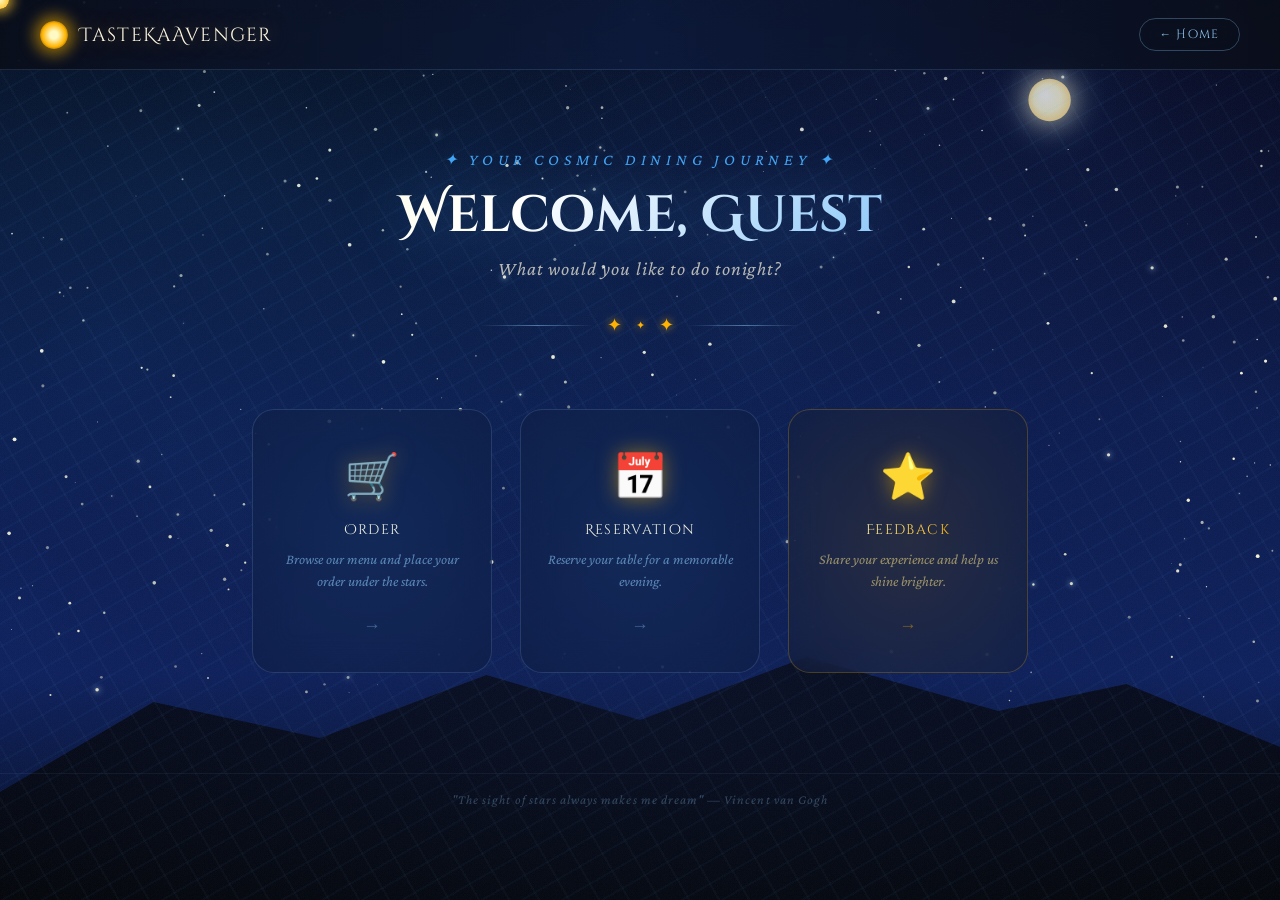
<file: templates/customerindex.html>
<!DOCTYPE html>
<html lang="en">
<head>
  <meta charset="UTF-8">
  <meta name="viewport" content="width=device-width, initial-scale=1.0">
  <title>Customer — TasteKaAvenger</title>

  <link href="https://fonts.googleapis.com/css2?family=Cinzel+Decorative:wght@400;700&family=Crimson+Pro:ital,wght@0,300;0,400;1,300&display=swap" rel="stylesheet">

  <style>
    :root {
      --deep-night: #0a0e1a;
      --midnight: #0d1b3e;
      --indigo: #1a237e;
      --cobalt: #1565c0;
      --cerulean: #1e88e5;
      --sky: #42a5f5;
      --pale-blue: #90caf9;
      --gold: #f9a825;
      --amber: #ffb300;
      --cream: #fff8e1;
      --white-glow: rgba(255,255,255,0.92);
    }

    * { margin: 0; padding: 0; box-sizing: border-box; }

    body {
      min-height: 100vh;
      background: var(--deep-night);
      font-family: 'Crimson Pro', serif;
      overflow-x: hidden;
      cursor: none;
    }

    /* ─── CUSTOM CURSOR ─── */
    .cursor {
      position: fixed;
      width: 18px;
      height: 18px;
      border-radius: 50%;
      background: radial-gradient(circle, #fff9c4, #ffb300);
      box-shadow: 0 0 12px 4px rgba(255,200,50,0.7);
      pointer-events: none;
      z-index: 9999;
      transform: translate(-50%, -50%);
      transition: width 0.2s, height 0.2s;
    }

    /* ─── CANVAS ─── */
    canvas#sky {
      position: fixed;
      top: 0; left: 0;
      width: 100%; height: 100%;
      z-index: 0;
    }

    /* ─── SWIRL OVERLAY ─── */
    .swirl-overlay {
      position: fixed;
      top: 0; left: 0;
      width: 100%; height: 100%;
      z-index: 1;
      pointer-events: none;
      background:
        radial-gradient(ellipse 120% 60% at 15% 20%, rgba(21,101,192,0.18) 0%, transparent 70%),
        radial-gradient(ellipse 80% 80% at 80% 10%, rgba(26,35,126,0.22) 0%, transparent 65%),
        radial-gradient(ellipse 100% 50% at 50% 80%, rgba(13,27,62,0.35) 0%, transparent 70%);
    }

    .swirl-overlay::after {
      content: '';
      position: absolute;
      inset: 0;
      background-image:
        repeating-linear-gradient(-30deg, transparent, transparent 18px, rgba(66,165,245,0.04) 18px, rgba(66,165,245,0.04) 20px),
        repeating-linear-gradient(60deg, transparent, transparent 24px, rgba(144,202,249,0.03) 24px, rgba(144,202,249,0.03) 26px);
    }

    /* ─── GRAIN ─── */
    .grain {
      position: fixed;
      inset: 0;
      z-index: 2;
      pointer-events: none;
      opacity: 0.045;
      background-image: url("data:image/svg+xml,%3Csvg viewBox='0 0 256 256' xmlns='http://www.w3.org/2000/svg'%3E%3Cfilter id='noise'%3E%3CfeTurbulence type='fractalNoise' baseFrequency='0.9' numOctaves='4' stitchTiles='stitch'/%3E%3C/filter%3E%3Crect width='100%25' height='100%25' filter='url(%23noise)'/%3E%3C/svg%3E");
      background-repeat: repeat;
      background-size: 200px;
    }

    /* ─── NAVBAR ─── */
    nav {
      position: relative;
      z-index: 10;
      display: flex;
      align-items: center;
      justify-content: space-between;
      padding: 18px 40px;
      background: linear-gradient(90deg, rgba(10,14,26,0.9), rgba(13,27,62,0.7), rgba(10,14,26,0.9));
      border-bottom: 1px solid rgba(144,202,249,0.15);
      backdrop-filter: blur(14px);
    }

    .nav-brand {
      font-family: 'Cinzel Decorative', cursive;
      font-size: 1.2rem;
      color: var(--cream);
      letter-spacing: 0.06em;
      text-shadow: 0 0 20px rgba(255,200,50,0.5), 0 0 40px rgba(66,165,245,0.3);
      display: flex;
      align-items: center;
      gap: 12px;
      text-decoration: none;
    }

    .nav-star {
      display: inline-block;
      width: 28px;
      height: 28px;
      background: radial-gradient(circle, #fff9c4 20%, #ffb300 60%, transparent 100%);
      border-radius: 50%;
      box-shadow: 0 0 14px 6px rgba(255,183,0,0.5);
      animation: pulse-star 3s ease-in-out infinite;
      flex-shrink: 0;
    }

    @keyframes pulse-star {
      0%, 100% { transform: scale(1); box-shadow: 0 0 14px 6px rgba(255,183,0,0.5); }
      50%       { transform: scale(1.15); box-shadow: 0 0 22px 10px rgba(255,183,0,0.8); }
    }

    .nav-back {
      font-family: 'Cinzel Decorative', cursive;
      font-size: 0.72rem;
      letter-spacing: 0.1em;
      color: var(--pale-blue);
      text-decoration: none;
      border: 1px solid rgba(144,202,249,0.3);
      padding: 8px 20px;
      border-radius: 50px;
      backdrop-filter: blur(8px);
      transition: all 0.3s;
      cursor: none;
    }

    .nav-back:hover {
      background: rgba(66,165,245,0.12);
      border-color: rgba(144,202,249,0.7);
      color: white;
      box-shadow: 0 0 20px rgba(66,165,245,0.3);
    }

    /* ─── HERO SECTION ─── */
    .hero {
      position: relative;
      z-index: 5;
      text-align: center;
      padding: 80px 20px 30px;
      color: white;
    }

    .hero-eyebrow {
      font-family: 'Crimson Pro', serif;
      font-style: italic;
      font-size: 1rem;
      letter-spacing: 0.3em;
      color: var(--sky);
      text-transform: uppercase;
      opacity: 0;
      animation: fadeUp 1s 0.3s forwards;
    }

    .hero-title {
      font-family: 'Cinzel Decorative', cursive;
      font-size: clamp(1.8rem, 5vw, 3.2rem);
      font-weight: 700;
      line-height: 1.2;
      margin-top: 16px;
      background: linear-gradient(135deg, #fff9c4 0%, #ffffff 40%, #90caf9 70%, #42a5f5 100%);
      -webkit-background-clip: text;
      -webkit-text-fill-color: transparent;
      background-clip: text;
      filter: drop-shadow(0 0 30px rgba(66,165,245,0.4));
      opacity: 0;
      animation: fadeUp 1s 0.6s forwards;
    }

    .hero-sub {
      font-style: italic;
      font-size: 1.2rem;
      color: rgba(255,248,225,0.7);
      margin-top: 12px;
      letter-spacing: 0.05em;
      opacity: 0;
      animation: fadeUp 1s 0.9s forwards;
    }

    @keyframes fadeUp {
      from { opacity: 0; transform: translateY(24px); }
      to   { opacity: 1; transform: translateY(0); }
    }

    /* ─── DIVIDER ─── */
    .cosmic-divider {
      display: flex;
      align-items: center;
      justify-content: center;
      gap: 14px;
      margin: 36px auto 44px;
      max-width: 320px;
      opacity: 0;
      animation: fadeUp 1s 1.1s forwards;
    }

    .cosmic-divider::before,
    .cosmic-divider::after {
      content: '';
      flex: 1;
      height: 1px;
      background: linear-gradient(90deg, transparent, rgba(144,202,249,0.5), transparent);
    }

    .divider-star {
      color: var(--amber);
      font-size: 1.1rem;
      text-shadow: 0 0 8px rgba(255,183,0,0.8);
    }

    /* ─── ACTION CARDS GRID ─── */
    .actions-section {
      position: relative;
      z-index: 5;
      padding: 0 20px 100px;
      display: flex;
      justify-content: center;
    }

    .actions-grid {
      display: flex;
      justify-content: center;
      flex-wrap: wrap;
      gap: 28px;
      max-width: 900px;
      width: 100%;
    }

    .action-card {
      width: 240px;
      padding: 40px 24px 36px;
      background: rgba(13,27,62,0.55);
      backdrop-filter: blur(18px);
      border: 1px solid rgba(144,202,249,0.18);
      border-radius: 22px;
      position: relative;
      overflow: hidden;
      transition: transform 0.4s, box-shadow 0.4s, border-color 0.4s;
      cursor: none;
      text-decoration: none;
      display: flex;
      flex-direction: column;
      align-items: center;
      text-align: center;
      opacity: 0;
    }

    .action-card:nth-child(1) { animation: fadeUp 1s 1.2s forwards; }
    .action-card:nth-child(2) { animation: fadeUp 1s 1.4s forwards; }
    .action-card:nth-child(3) { animation: fadeUp 1s 1.6s forwards; }

    /* shimmer glow inside */
    .action-card::before {
      content: '';
      position: absolute;
      top: -40%; left: -40%;
      width: 180%; height: 180%;
      background: radial-gradient(ellipse at center, rgba(66,165,245,0.09) 0%, transparent 65%);
      animation: card-glow 6s ease-in-out infinite;
      pointer-events: none;
    }

    @keyframes card-glow {
      0%, 100% { transform: translate(0,0) scale(1); }
      50%       { transform: translate(10%,10%) scale(1.1); }
    }

    .action-card:hover {
      transform: translateY(-8px) scale(1.03);
      box-shadow: 0 12px 50px rgba(66,165,245,0.22), 0 0 0 1px rgba(144,202,249,0.38);
      border-color: rgba(144,202,249,0.42);
    }

    /* Gold card (feedback) */
    .action-card.gold-card::before {
      background: radial-gradient(ellipse at center, rgba(255,183,0,0.1) 0%, transparent 65%);
    }

    .action-card.gold-card {
      border-color: rgba(255,183,0,0.25);
    }

    .action-card.gold-card:hover {
      box-shadow: 0 12px 50px rgba(255,183,0,0.2), 0 0 0 1px rgba(255,183,0,0.5);
      border-color: rgba(255,183,0,0.55);
    }

    .card-icon {
      font-size: 2.8rem;
      margin-bottom: 18px;
      display: block;
      filter: drop-shadow(0 0 10px rgba(255,183,0,0.5));
      transition: transform 0.3s;
    }

    .action-card:hover .card-icon {
      transform: scale(1.15) rotate(-4deg);
    }

    .card-title {
      font-family: 'Cinzel Decorative', cursive;
      font-size: 0.85rem;
      letter-spacing: 0.1em;
      color: var(--cream);
      margin-bottom: 10px;
    }

    .action-card.gold-card .card-title {
      background: linear-gradient(135deg, #fff9c4, #ffb300);
      -webkit-background-clip: text;
      -webkit-text-fill-color: transparent;
      background-clip: text;
    }

    .card-desc {
      font-style: italic;
      font-size: 0.9rem;
      color: rgba(144,202,249,0.6);
      line-height: 1.5;
    }

    .action-card.gold-card .card-desc {
      color: rgba(255,235,150,0.55);
    }

    /* arrow indicator */
    .card-arrow {
      margin-top: 22px;
      font-size: 1.1rem;
      color: rgba(144,202,249,0.4);
      transition: color 0.3s, transform 0.3s;
    }

    .action-card.gold-card .card-arrow {
      color: rgba(255,183,0,0.4);
    }

    .action-card:hover .card-arrow {
      color: rgba(144,202,249,0.9);
      transform: translateX(5px);
    }

    .action-card.gold-card:hover .card-arrow {
      color: rgba(255,183,0,0.9);
    }

    /* ─── FOOTER ─── */
    .footer-line {
      position: relative;
      z-index: 5;
      text-align: center;
      padding: 18px;
      font-style: italic;
      font-size: 0.82rem;
      color: rgba(144,202,249,0.3);
      border-top: 1px solid rgba(144,202,249,0.07);
      letter-spacing: 0.08em;
    }
  </style>
</head>
<body>

<div class="cursor" id="cursor"></div>
<div class="grain"></div>
<canvas id="sky"></canvas>
<div class="swirl-overlay"></div>

<!-- NAVBAR -->
<nav>
  <a href="/" class="nav-brand">
    <span class="nav-star"></span>
    TasteKaAvenger
  </a>
  <a href="/" class="nav-back">← Home</a>
</nav>

<!-- HERO -->
<section class="hero">
  <p class="hero-eyebrow">✦ Your cosmic dining journey ✦</p>
  <h1 class="hero-title">Welcome, Guest</h1>
  <p class="hero-sub">What would you like to do tonight?</p>

  <div class="cosmic-divider">
    <span class="divider-star">✦</span>
    <span class="divider-star" style="font-size:0.7rem">✦</span>
    <span class="divider-star">✦</span>
  </div>
</section>

<!-- ACTION CARDS -->
<section class="actions-section">
  <div class="actions-grid">

    <a href="/order" class="action-card">
      <span class="card-icon">🛒</span>
      <div class="card-title">Order</div>
      <div class="card-desc">Browse our menu and place your order under the stars.</div>
      <div class="card-arrow">→</div>
    </a>

    <a href="/reservation" class="action-card">
      <span class="card-icon">📅</span>
      <div class="card-title">Reservation</div>
      <div class="card-desc">Reserve your table for a memorable evening.</div>
      <div class="card-arrow">→</div>
    </a>

    <a href="/feedback" class="action-card gold-card">
      <span class="card-icon">⭐</span>
      <div class="card-title">Feedback</div>
      <div class="card-desc">Share your experience and help us shine brighter.</div>
      <div class="card-arrow">→</div>
    </a>

  </div>
</section>

<footer class="footer-line">
  "The sight of stars always makes me dream" — Vincent van Gogh
</footer>

<!-- STARRY NIGHT CANVAS + CURSOR SCRIPT -->
<script>
  /* Custom cursor */
  const cursor = document.getElementById('cursor');
  document.addEventListener('mousemove', e => {
    cursor.style.left = e.clientX + 'px';
    cursor.style.top  = e.clientY + 'px';
  });
  document.querySelectorAll('a, .action-card').forEach(el => {
    el.addEventListener('mouseenter', () => { cursor.style.width='28px'; cursor.style.height='28px'; });
    el.addEventListener('mouseleave', () => { cursor.style.width='18px'; cursor.style.height='18px'; });
  });

  /* ── Canvas Van Gogh Sky ── */
  const canvas = document.getElementById('sky');
  const ctx = canvas.getContext('2d');

  function resize() { canvas.width = window.innerWidth; canvas.height = window.innerHeight; }
  resize();
  window.addEventListener('resize', resize);

  function drawSky() {
    const w = canvas.width, h = canvas.height;
    const grad = ctx.createLinearGradient(0, 0, 0, h);
    grad.addColorStop(0,    '#02040d');
    grad.addColorStop(0.18, '#050c22');
    grad.addColorStop(0.45, '#0a1a4a');
    grad.addColorStop(0.75, '#0d2060');
    grad.addColorStop(1,    '#030b1e');
    ctx.fillStyle = grad;
    ctx.fillRect(0, 0, w, h);
  }

  const swirls = [];
  function initSwirls() {
    const w = canvas.width, h = canvas.height;
    for (let i = 0; i < 22; i++) {
      swirls.push({
        x: Math.random() * w, y: Math.random() * h * 0.7,
        radius: 40 + Math.random() * 120,
        angleOffset: Math.random() * Math.PI * 2,
        speed: 0.003 + Math.random() * 0.006,
        alpha: 0.04 + Math.random() * 0.08,
        colorIdx: Math.floor(Math.random() * 3),
        t: Math.random() * 100,
      });
    }
  }
  initSwirls();

  const swirlColors = ['rgba(30,136,229,','rgba(21,101,192,','rgba(66,165,245,'];

  function drawSwirl(s, t) {
    ctx.save();
    ctx.translate(s.x, s.y);
    ctx.globalAlpha = s.alpha * (0.7 + 0.3 * Math.sin(t * s.speed * 3));
    const grad = ctx.createRadialGradient(0,0,0,0,0,s.radius);
    grad.addColorStop(0,   swirlColors[s.colorIdx]+'0.35)');
    grad.addColorStop(0.4, swirlColors[s.colorIdx]+'0.12)');
    grad.addColorStop(1,   swirlColors[s.colorIdx]+'0)');
    ctx.beginPath();
    for (let a = 0; a < Math.PI * 4; a += 0.05) {
      const r  = (a / (Math.PI * 4)) * s.radius;
      const da = s.angleOffset + a + Math.sin(t * s.speed + a * 0.5) * 0.4;
      const px = Math.cos(da) * r, py = Math.sin(da) * r * 0.5;
      a === 0 ? ctx.moveTo(px, py) : ctx.lineTo(px, py);
    }
    ctx.strokeStyle = swirlColors[s.colorIdx] + (s.alpha * 1.5) + ')';
    ctx.lineWidth = 1.5;
    ctx.stroke();
    ctx.fillStyle = grad;
    ctx.beginPath();
    ctx.ellipse(0, 0, s.radius, s.radius * 0.55, s.angleOffset + t * s.speed * 0.2, 0, Math.PI * 2);
    ctx.fill();
    ctx.restore();
  }

  const stars = [];
  function initStars() {
    const w = canvas.width, h = canvas.height;
    const n = Math.floor(w * h / 3000);
    for (let i = 0; i < n; i++) {
      stars.push({
        x: Math.random() * w, y: Math.random() * h * 0.78,
        r: 0.4 + Math.random() * 1.6,
        phase: Math.random() * Math.PI * 2,
        speed: 0.4 + Math.random() * 1.2,
        halo: Math.random() > 0.85,
      });
    }
  }
  initStars();

  function drawStar(s, t) {
    const twinkle = 0.5 + 0.5 * Math.sin(t * s.speed + s.phase);
    const alpha   = 0.5 + 0.5 * twinkle;
    if (s.halo) {
      const g = ctx.createRadialGradient(s.x,s.y,0,s.x,s.y,s.r*6);
      g.addColorStop(0, `rgba(255,252,220,${0.25*twinkle})`);
      g.addColorStop(0.4, `rgba(144,202,249,${0.1*twinkle})`);
      g.addColorStop(1, 'rgba(0,0,0,0)');
      ctx.fillStyle = g;
      ctx.beginPath(); ctx.arc(s.x,s.y,s.r*6,0,Math.PI*2); ctx.fill();
    }
    ctx.beginPath();
    ctx.arc(s.x, s.y, s.r*(0.8+0.2*twinkle), 0, Math.PI*2);
    ctx.fillStyle = `rgba(255,252,220,${alpha})`;
    ctx.fill();
  }

  function drawMoon(t) {
    const w = canvas.width;
    const mx = w * 0.82, my = 100;
    const pulse = 0.96 + 0.04 * Math.sin(t * 0.4);
    [80, 55, 35].forEach((r, i) => {
      const g = ctx.createRadialGradient(mx,my,0,mx,my,r*pulse);
      g.addColorStop(0, `rgba(255,249,196,${0.04-i*0.01})`);
      g.addColorStop(0.5, `rgba(66,165,245,${0.03-i*0.005})`);
      g.addColorStop(1, 'rgba(0,0,0,0)');
      ctx.fillStyle = g; ctx.beginPath(); ctx.arc(mx,my,r*pulse,0,Math.PI*2); ctx.fill();
    });
    const moonGrad = ctx.createRadialGradient(mx-5,my-5,2,mx,my,22*pulse);
    moonGrad.addColorStop(0, '#fffde7'); moonGrad.addColorStop(0.6,'#fff9c4'); moonGrad.addColorStop(1,'#ffe082');
    ctx.beginPath(); ctx.arc(mx,my,22*pulse,0,Math.PI*2);
    ctx.fillStyle = moonGrad; ctx.shadowColor='#fff9c4'; ctx.shadowBlur=30; ctx.fill(); ctx.shadowBlur=0;
  }

  function drawHills() {
    const w = canvas.width, h = canvas.height;
    ctx.save(); ctx.globalAlpha = 1;
    const hillGrad = ctx.createLinearGradient(0,h*0.72,0,h);
    hillGrad.addColorStop(0,'#05091a'); hillGrad.addColorStop(1,'#020408');
    ctx.fillStyle = hillGrad;
    ctx.beginPath(); ctx.moveTo(0, h);
    [[0,h*0.88],[w*0.12,h*0.78],[w*0.25,h*0.82],[w*0.38,h*0.75],
     [w*0.50,h*0.80],[w*0.63,h*0.73],[w*0.78,h*0.79],[w*0.88,h*0.76],[w,h*0.83],[w,h]]
    .forEach(([px,py]) => ctx.lineTo(px,py));
    ctx.closePath(); ctx.fill(); ctx.restore();
  }

  let t = 0;
  function animate() {
    t += 0.012;
    drawSky();
    swirls.forEach(s => drawSwirl(s, t));
    stars.forEach(s  => drawStar(s, t));
    drawMoon(t);
    drawHills();
    requestAnimationFrame(animate);
  }
  animate();
</script>
</body>
</html>
</file>
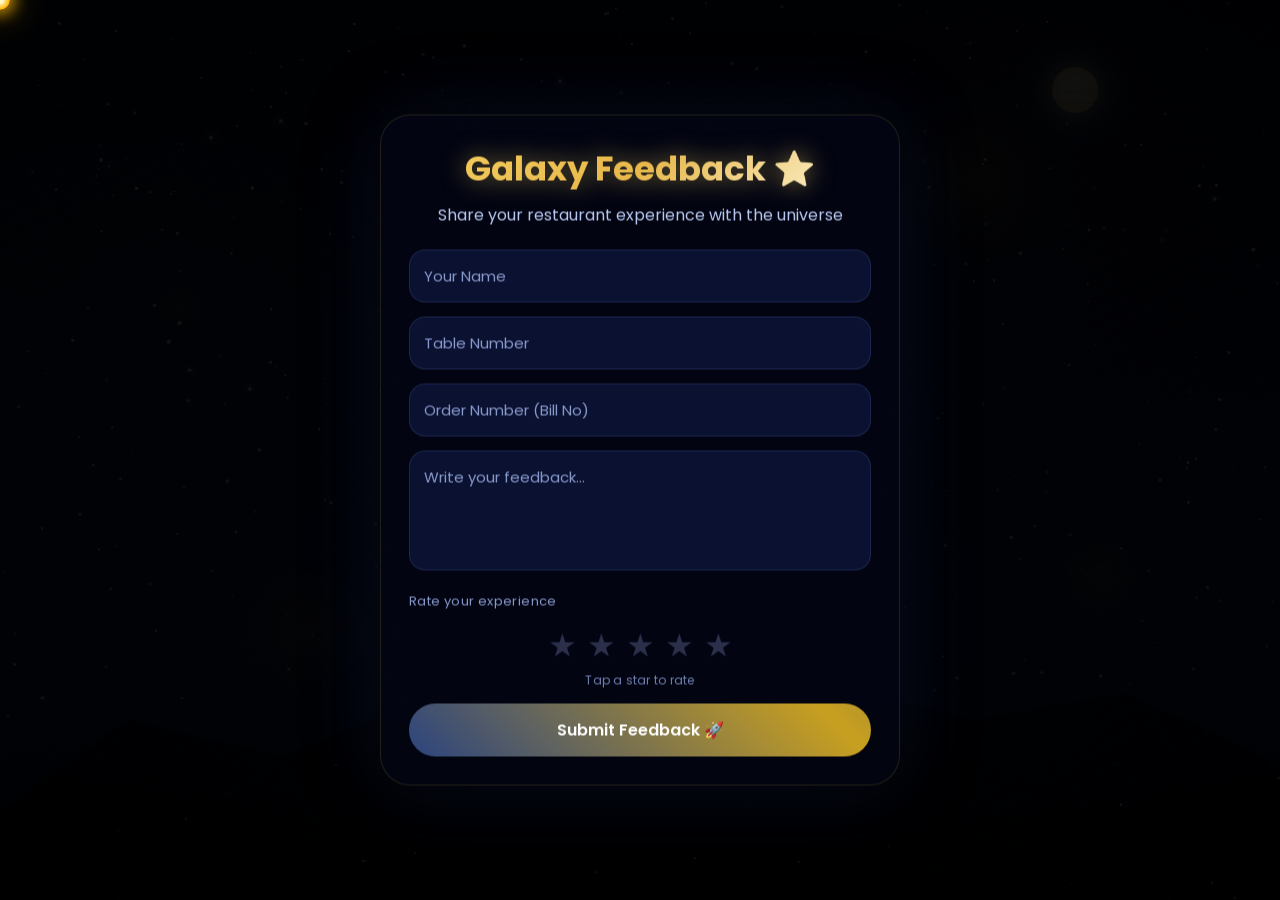
<file: templates/feedback.html>
<!DOCTYPE html>
<html lang="en">
<head>
<meta charset="UTF-8">
<meta name="viewport" content="width=device-width, initial-scale=1.0">
<title>Galaxy Feedback Portal</title>
<link href="https://fonts.googleapis.com/css2?family=Poppins:wght@300;400;500;600;700&display=swap" rel="stylesheet">
<style>
*{ margin:0; padding:0; box-sizing:border-box; font-family:'Poppins',sans-serif; }
body{ overflow:hidden; height:100vh; color:white; background:#02040d; cursor:none; }
.cursor{ position:fixed; width:20px; height:20px; border-radius:50%; background:radial-gradient(circle, #fff9c4 20%, #ffb300 65%, transparent 100%); box-shadow:0 0 14px 5px rgba(255,183,0,0.65), 0 0 30px 8px rgba(255,183,0,0.25); pointer-events:none; z-index:9999; transform:translate(-50%,-50%); transition:width 0.2s, height 0.2s, box-shadow 0.2s; mix-blend-mode:screen; }
.cursor.big{ width:34px; height:34px; box-shadow:0 0 22px 8px rgba(255,183,0,0.8), 0 0 50px 14px rgba(255,183,0,0.35); }
#vangoghCanvas{ position:fixed; top:0; left:0; width:100%; height:100%; z-index:0; }
.swirl-overlay{ position:fixed; top:0; left:0; width:100%; height:100%; z-index:1; pointer-events:none; background: radial-gradient(ellipse 130% 60% at 12% 18%, rgba(21,101,192,0.14) 0%, transparent 70%), radial-gradient(ellipse 90% 80% at 82% 8%, rgba(26,35,126,0.18) 0%, transparent 65%), radial-gradient(ellipse 110% 50% at 52% 82%, rgba(13,27,62,0.30) 0%, transparent 70%); }
.swirl-overlay::after{ content:''; position:absolute; inset:0; background-image: repeating-linear-gradient(-30deg, transparent, transparent 18px, rgba(66,165,245,0.035) 18px, rgba(66,165,245,0.035) 20px), repeating-linear-gradient(60deg, transparent, transparent 24px, rgba(144,202,249,0.025) 24px, rgba(144,202,249,0.025) 26px); }
.grain{ position:fixed; inset:0; z-index:2; pointer-events:none; opacity:0.04; background-image:url("data:image/svg+xml,%3Csvg viewBox='0 0 256 256' xmlns='http://www.w3.org/2000/svg'%3E%3Cfilter id='noise'%3E%3CfeTurbulence type='fractalNoise' baseFrequency='0.9' numOctaves='4' stitchTiles='stitch'/%3E%3C/filter%3E%3Crect width='100%25' height='100%25' filter='url(%23noise)'/%3E%3C/svg%3E"); background-repeat:repeat; background-size:200px; }
.space{ position:fixed; width:100%; height:100%; overflow:hidden; z-index:3; }
.bg-star{ position:absolute; background:white; border-radius:50%; opacity:0.8; animation:twinkle 4s infinite alternate; }
@keyframes twinkle{ from{ opacity:0.2; } to{ opacity:1; box-shadow:0 0 12px white; } }
.panel{ position:absolute; left:50%; top:50%; transform:translate(-50%,-50%); width:90%; max-width:520px; background:rgba(5,8,30,0.55); backdrop-filter:blur(18px); border:1px solid rgba(180,160,80,0.18); border-radius:30px; padding:28px; box-shadow:0 0 40px rgba(0,0,0,0.6), 0 0 80px rgba(30,50,120,0.3); z-index:20; }
.panel h1{ text-align:center; margin-bottom:8px; font-size:34px; background:linear-gradient(135deg, #f5d060, #e8b84b, #fff8dc); -webkit-background-clip:text; -webkit-text-fill-color:transparent; background-clip:text; filter:drop-shadow(0 0 12px rgba(245,208,96,0.5)); }
.panel p{ text-align:center; color:#b8c8f0; margin-bottom:22px; }
input, textarea{ width:100%; padding:14px; border:none; outline:none; border-radius:16px; margin-bottom:14px; background:rgba(20,30,80,0.5); color:white; font-size:15px; border:1px solid rgba(100,130,200,0.2); transition:border-color 0.3s; }
input:focus, textarea:focus{ border-color:rgba(180,160,80,0.5); background:rgba(20,30,80,0.7); }
textarea{ height:120px; resize:none; }
input::placeholder, textarea::placeholder{ color:#8899cc; }
.launch-btn{ width:100%; padding:14px; border:none; border-radius:40px; background:linear-gradient(45deg,#1a3a8a,#c8a020,#1a3a8a); background-size:200% 200%; animation:gradientShift 4s ease infinite; color:white; font-size:16px; font-weight:600; cursor:none; transition:0.3s; }
.launch-btn:disabled{ opacity:0.6; transform:none; }
@keyframes gradientShift{ 0%{ background-position:0% 50%; } 50%{ background-position:100% 50%; } 100%{ background-position:0% 50%; } }
.launch-btn:hover:not(:disabled){ transform:translateY(-2px); box-shadow:0 0 20px rgba(200,160,32,0.6), 0 0 40px rgba(26,58,138,0.4); }
.feedback-star{ position:absolute; width:10px; height:10px; border-radius:50%; animation:floatStar 10s linear forwards; z-index:50; }
@keyframes floatStar{ from{ transform:translateY(100vh); opacity:0; } to{ transform:translateY(-120vh); opacity:1; } }
#successMsg{ position:fixed; top:20px; left:50%; transform:translateX(-50%); background:rgba(5,10,40,0.96); border:1px solid rgba(200,160,32,0.3); padding:12px 24px; border-radius:25px; display:none; z-index:5000; color:#f5d060; }
#errorMsg{ display:none; background:rgba(200,50,50,0.2); border:1px solid rgba(200,80,80,0.4); border-radius:12px; padding:10px 14px; margin-top:10px; color:#ffaaaa; font-size:14px; text-align:center; }
.star-rating-wrap{ margin-bottom:14px; }
.star-rating-label{ display:block; font-size:13px; color:#8899cc; margin-bottom:8px; letter-spacing:0.03em; }
.star-rating{ display:flex; gap:10px; justify-content:center; padding:10px 0 4px; }
.star-rating .star{ font-size:32px; cursor:none; color:rgba(120,130,180,0.35); transition:color 0.18s, text-shadow 0.18s, transform 0.18s; user-select:none; line-height:1; filter:drop-shadow(0 0 0px transparent); }
.star-rating .star.hovered, .star-rating .star.selected{ color:#f5d060; text-shadow:0 0 10px rgba(245,208,96,0.9), 0 0 22px rgba(245,180,40,0.55), 0 0 40px rgba(245,160,20,0.28); transform:scale(1.22) translateY(-3px); filter:drop-shadow(0 0 8px rgba(245,208,96,0.7)); }
.star-rating .star.pulse{ animation:starPulse 0.35s ease; }
@keyframes starPulse{ 0%{ transform:scale(1.22) translateY(-3px); } 40%{ transform:scale(1.45) translateY(-6px); } 100%{ transform:scale(1.22) translateY(-3px); } }
.star-rating-hint{ text-align:center; font-size:12px; color:#7080b0; margin-top:6px; min-height:18px; transition:color 0.2s; letter-spacing:0.02em; }
</style>
</head>
<body>

<div class="cursor" id="cursor"></div>
<div class="grain"></div>
<canvas id="vangoghCanvas"></canvas>
<div class="swirl-overlay"></div>
<div class="space" id="space"></div>

<div id="successMsg">✨ Feedback launched into galaxy</div>

<div class="panel">
    <h1>Galaxy Feedback ⭐</h1>
    <p>Share your restaurant experience with the universe</p>
    <input type="text"   id="nameInput"     placeholder="Your Name">
    <input type="text"   id="tableInput"    placeholder="Table Number">
    <input type="number" id="orderInput"    placeholder="Order Number (Bill No)">
    <textarea            id="feedbackInput" placeholder="Write your feedback..."></textarea>
    <div class="star-rating-wrap">
        <span class="star-rating-label">Rate your experience</span>
        <div class="star-rating" id="starRating">
            <span class="star" data-val="1">★</span>
            <span class="star" data-val="2">★</span>
            <span class="star" data-val="3">★</span>
            <span class="star" data-val="4">★</span>
            <span class="star" data-val="5">★</span>
        </div>
        <div class="star-rating-hint" id="starHint">Tap a star to rate</div>
    </div>
    <button class="launch-btn" id="submitBtn" onclick="launchFeedback()">Submit Feedback 🚀</button>
    <div id="errorMsg"></div>
</div>

<script>

/* ── VAN GOGH CANVAS ── */
(function(){
    const canvas = document.getElementById('vangoghCanvas');
    const ctx    = canvas.getContext('2d');
    let W, H, t = 0;
    function resize(){ W=canvas.width=window.innerWidth; H=canvas.height=window.innerHeight; initStars(); initSwirls(); initFlowParticles(); }
    function drawSky(){ const g=ctx.createLinearGradient(0,0,0,H); g.addColorStop(0,'#02040d'); g.addColorStop(0.18,'#05091e'); g.addColorStop(0.45,'#081640'); g.addColorStop(0.72,'#0b1d52'); g.addColorStop(1,'#030b1e'); ctx.fillStyle=g; ctx.fillRect(0,0,W,H); }
    let stars=[];
    function initStars(){ stars=[]; const n=Math.floor(W*H/2800); for(let i=0;i<n;i++) stars.push({x:Math.random()*W,y:Math.random()*H*0.78,r:0.3+Math.random()*1.7,phase:Math.random()*Math.PI*2,speed:0.3+Math.random()*1.1,halo:Math.random()>0.82,gold:Math.random()>0.88}); }
    function drawStars(){ stars.forEach(s=>{ const tw=0.5+0.5*Math.sin(t*s.speed+s.phase); const al=0.5+0.5*tw; const color=s.gold?`rgba(255,240,160,${al})`:`rgba(255,252,220,${al})`; if(s.halo){ const g=ctx.createRadialGradient(s.x,s.y,0,s.x,s.y,s.r*7); g.addColorStop(0,s.gold?`rgba(255,220,80,${0.22*tw})`:`rgba(255,252,220,${0.2*tw})`); g.addColorStop(0.4,`rgba(100,160,255,${0.08*tw})`); g.addColorStop(1,'rgba(0,0,0,0)'); ctx.fillStyle=g; ctx.beginPath(); ctx.arc(s.x,s.y,s.r*7,0,Math.PI*2); ctx.fill(); } ctx.beginPath(); ctx.arc(s.x,s.y,s.r*(0.8+0.2*tw),0,Math.PI*2); ctx.fillStyle=color; ctx.fill(); }); }
    let swirls=[]; const swirlPalette=['rgba(21,101,192,','rgba(30,136,229,','rgba(66,165,245,','rgba(100,140,200,'];
    function initSwirls(){ swirls=[]; for(let i=0;i<20;i++) swirls.push({x:Math.random()*W,y:Math.random()*H*0.72,radius:45+Math.random()*130,ao:Math.random()*Math.PI*2,speed:0.002+Math.random()*0.005,alpha:0.04+Math.random()*0.09,ci:Math.floor(Math.random()*swirlPalette.length)}); }
    function drawSwirl(s){ ctx.save(); ctx.translate(s.x,s.y); ctx.globalAlpha=s.alpha*(0.65+0.35*Math.sin(t*s.speed*3)); const g=ctx.createRadialGradient(0,0,0,0,0,s.radius); g.addColorStop(0,swirlPalette[s.ci]+'0.4)'); g.addColorStop(0.4,swirlPalette[s.ci]+'0.12)'); g.addColorStop(1,swirlPalette[s.ci]+'0)'); ctx.beginPath(); for(let a=0;a<Math.PI*4;a+=0.05){ const r=(a/(Math.PI*4))*s.radius; const da=s.ao+a+Math.sin(t*s.speed+a*0.5)*0.45; const px=Math.cos(da)*r,py=Math.sin(da)*r*0.5; a===0?ctx.moveTo(px,py):ctx.lineTo(px,py); } ctx.strokeStyle=swirlPalette[s.ci]+(s.alpha*1.8)+')'; ctx.lineWidth=1.2; ctx.stroke(); ctx.fillStyle=g; ctx.beginPath(); ctx.ellipse(0,0,s.radius,s.radius*0.52,s.ao+t*s.speed*0.18,0,Math.PI*2); ctx.fill(); ctx.restore(); }
    function drawMoon(){ const mx=W*0.84,my=90; const pulse=0.96+0.04*Math.sin(t*0.38); [90,60,38].forEach((r,i)=>{ const g=ctx.createRadialGradient(mx,my,0,mx,my,r*pulse); g.addColorStop(0,`rgba(255,249,196,${0.05-i*0.012})`); g.addColorStop(0.5,`rgba(66,165,245,${0.04-i*0.008})`); g.addColorStop(1,'rgba(0,0,0,0)'); ctx.fillStyle=g; ctx.beginPath(); ctx.arc(mx,my,r*pulse,0,Math.PI*2); ctx.fill(); }); const mg=ctx.createRadialGradient(mx-5,my-5,2,mx,my,24*pulse); mg.addColorStop(0,'#fffde7'); mg.addColorStop(0.55,'#fff9c4'); mg.addColorStop(1,'#ffe082'); ctx.beginPath(); ctx.arc(mx,my,24*pulse,0,Math.PI*2); ctx.fillStyle=mg; ctx.shadowColor='#fff9c4'; ctx.shadowBlur=32; ctx.fill(); ctx.shadowBlur=0; }
    const NUM_P=1600; let flowP=[];
    const galaxies=[{x:0.76,y:0.20,r:0.26,intens:1.0},{x:0.24,y:0.70,r:0.20,intens:0.85},{x:0.86,y:0.64,r:0.13,intens:0.7},{x:0.14,y:0.34,r:0.09,intens:0.55}];
    function getAngle(x,y){ const nx=x/W,ny=y/H; let ang=Math.sin(nx*6+t*0.4)*Math.cos(ny*5-t*0.3)*Math.PI*2; galaxies.forEach(g=>{ const gx=g.x*W,gy=g.y*H,dx=x-gx,dy=y-gy; const dist=Math.sqrt(dx*dx+dy*dy),rad=g.r*Math.min(W,H); if(dist<rad*1.8){ const str=g.intens*(1-dist/(rad*1.8)); ang+=(Math.atan2(dy,dx)+Math.PI*0.5+dist*0.003)*str*2.5; } }); ang+=Math.sin(ny*3.5+t*0.2)*1.8+Math.cos(nx*4-t*0.15)*1.2; return ang; }
    function getFlowColor(x,y){ let r=8+x/W*15,g=12+y/H*20,b=60+x/W*40; galaxies.forEach(gal=>{ const gx=gal.x*W,gy=gal.y*H,dx=x-gx,dy=y-gy; const dist=Math.sqrt(dx*dx+dy*dy),rad=gal.r*Math.min(W,H); if(dist<rad*1.5){ const s=Math.pow(1-dist/(rad*1.5),1.8)*gal.intens; r+=s*215;g+=s*155;b+=s*18; } }); const a=0.035+Math.random()*0.055; return `rgba(${Math.min(255,r|0)},${Math.min(255,g|0)},${Math.min(200,b|0)},${a})`; }
    function initFlowParticles(){ flowP=[]; for(let i=0;i<NUM_P;i++) flowP.push({x:Math.random()*W,y:Math.random()*H,speed:0.35+Math.random()*1.1,life:Math.random()*200,maxLife:150+Math.random()*200,size:0.7+Math.random()*2.0}); }
    function drawGalaxyGlow(){ galaxies.forEach(g=>{ const gx=g.x*W,gy=g.y*H,r=g.r*Math.min(W,H); const halo=ctx.createRadialGradient(gx,gy,0,gx,gy,r*1.6); halo.addColorStop(0,`rgba(200,160,32,${0.11*g.intens})`); halo.addColorStop(0.3,`rgba(100,120,200,${0.055*g.intens})`); halo.addColorStop(1,'rgba(0,0,0,0)'); ctx.fillStyle=halo; ctx.beginPath(); ctx.arc(gx,gy,r*1.6,0,Math.PI*2); ctx.fill(); const core=ctx.createRadialGradient(gx,gy,0,gx,gy,r*0.48); core.addColorStop(0,`rgba(255,230,100,${0.22*g.intens})`); core.addColorStop(0.4,`rgba(200,160,40,${0.10*g.intens})`); core.addColorStop(1,'rgba(0,0,0,0)'); ctx.fillStyle=core; ctx.beginPath(); ctx.arc(gx,gy,r*0.48,0,Math.PI*2); ctx.fill(); }); }
    function drawHills(){ const hg=ctx.createLinearGradient(0,H*0.72,0,H); hg.addColorStop(0,'#04071a'); hg.addColorStop(1,'#020408'); ctx.fillStyle=hg; ctx.beginPath(); ctx.moveTo(0,H); [[0,H*0.90],[W*0.10,H*0.80],[W*0.22,H*0.84],[W*0.36,H*0.76],[W*0.50,H*0.82],[W*0.62,H*0.75],[W*0.76,H*0.80],[W*0.88,H*0.77],[W,H*0.85],[W,H]].forEach(([px,py])=>ctx.lineTo(px,py)); ctx.closePath(); ctx.fill(); }
    function animate(){ requestAnimationFrame(animate); t+=0.010; drawSky(); swirls.forEach(s=>drawSwirl(s)); drawGalaxyGlow(); drawStars(); drawMoon(); ctx.fillStyle='rgba(2,4,16,0.014)'; ctx.fillRect(0,0,W,H); flowP.forEach(p=>{ p.life++; const ang=getAngle(p.x,p.y); const px2=p.x,py2=p.y; p.x+=Math.cos(ang)*p.speed; p.y+=Math.sin(ang)*p.speed; if(p.x<0)p.x=W; if(p.x>W)p.x=0; if(p.y<0)p.y=H; if(p.y>H)p.y=0; if(p.life>p.maxLife){p.x=Math.random()*W;p.y=Math.random()*H;p.life=0;p.maxLife=150+Math.random()*200;p.speed=0.35+Math.random()*1.1;} ctx.beginPath(); ctx.moveTo(px2,py2); ctx.lineTo(p.x,p.y); ctx.strokeStyle=getFlowColor(p.x,p.y); ctx.lineWidth=p.size; ctx.lineCap='round'; ctx.stroke(); }); drawHills(); }
    window.addEventListener('resize',resize); resize(); animate();
})();

/* ── BACKGROUND STARS ── */
for(let i=0;i<180;i++){ let s=document.createElement("div"); s.classList.add("bg-star"); let size=Math.random()*3; s.style.width=size+"px"; s.style.height=size+"px"; s.style.left=Math.random()*100+"vw"; s.style.top=Math.random()*100+"vh"; document.getElementById("space").appendChild(s); }

/* ── FLOATING STAR ── */
function createStar(color){ let s=document.createElement("div"); s.classList.add("feedback-star"); s.style.background=color; s.style.left=Math.random()*100+"vw"; s.style.boxShadow=`0 0 20px ${color}`; document.body.appendChild(s); setTimeout(()=>s.remove(),10000); }

/* ── CURSOR ── */
const cursorEl=document.getElementById('cursor');
document.addEventListener('mousemove',e=>{ cursorEl.style.left=e.clientX+'px'; cursorEl.style.top=e.clientY+'px'; });
document.querySelectorAll('button,input,textarea').forEach(el=>{ el.addEventListener('mouseenter',()=>cursorEl.classList.add('big')); el.addEventListener('mouseleave',()=>cursorEl.classList.remove('big')); });

/* ── METEOR SYSTEM ── */
(function(){
    const mc=document.createElement('canvas');
    mc.style.cssText='position:fixed;top:0;left:0;width:100%;height:100%;z-index:15;pointer-events:none;';
    document.body.appendChild(mc);
    const mctx=mc.getContext('2d');
    let MW=mc.width=window.innerWidth,MH=mc.height=window.innerHeight;
    window.addEventListener('resize',()=>{MW=mc.width=window.innerWidth;MH=mc.height=window.innerHeight;});
    const meteors=[];
    const colorMap={green:{head:'rgba(0,255,153,',tail:'rgba(0,255,100,',glow:'0,255,120'},red:{head:'rgba(255,59,92,',tail:'rgba(255,40,70,',glow:'255,50,80'},gold:{head:'rgba(255,209,102,',tail:'rgba(255,180,60,',glow:'255,200,80'}};
    window.spawnMeteor=function(colorKey){ const c=colorMap[colorKey]||colorMap.gold; const fromTop=Math.random()<0.4; const sx=fromTop?Math.random()*MW*0.7:-60; const sy=fromTop?-60:Math.random()*MH*0.55; const angleDeg=-(25+Math.random()*25); const angleRad=angleDeg*Math.PI/180; meteors.push({sx,sy,x:sx,y:sy,angleRad,speed:14+Math.random()*12,tailLen:180+Math.random()*220,headR:2.5+Math.random()*2.0,c,dist:0,maxDist:MW*1.4,alive:true}); };
    function loop(){ requestAnimationFrame(loop); mctx.fillStyle='rgba(0,0,0,0.18)'; mctx.fillRect(0,0,MW,MH); for(let i=meteors.length-1;i>=0;i--){ const m=meteors[i]; if(!m.alive){meteors.splice(i,1);continue;} m.x+=Math.cos(m.angleRad)*m.speed; m.y+=Math.sin(m.angleRad)*m.speed; m.dist+=m.speed; if(m.dist>m.maxDist){m.alive=false;continue;} const prog=m.dist/m.maxDist; const alpha=prog<0.1?prog/0.1:prog>0.75?1-(prog-0.75)/0.25:1; const tx=m.x-Math.cos(m.angleRad)*m.tailLen,ty=m.y-Math.sin(m.angleRad)*m.tailLen; const tg=mctx.createLinearGradient(m.x,m.y,tx,ty); tg.addColorStop(0,m.c.tail+(alpha*0.9)+')'); tg.addColorStop(0.35,m.c.tail+(alpha*0.4)+')'); tg.addColorStop(1,m.c.tail+'0)'); mctx.save(); mctx.beginPath(); mctx.moveTo(m.x,m.y); mctx.lineTo(tx,ty); mctx.strokeStyle=tg; mctx.lineWidth=m.headR*1.6; mctx.lineCap='round'; mctx.stroke(); mctx.restore(); mctx.save(); mctx.beginPath(); mctx.moveTo(m.x,m.y); mctx.lineTo(tx,ty); mctx.strokeStyle=m.c.tail+(alpha*0.18)+')'; mctx.lineWidth=m.headR*7; mctx.lineCap='round'; mctx.filter='blur(4px)'; mctx.stroke(); mctx.restore(); mctx.filter='none'; const hg=mctx.createRadialGradient(m.x,m.y,0,m.x,m.y,m.headR*4.5); hg.addColorStop(0,m.c.head+(alpha*1.0)+')'); hg.addColorStop(0.3,m.c.head+(alpha*0.7)+')'); hg.addColorStop(0.7,m.c.head+(alpha*0.2)+')'); hg.addColorStop(1,m.c.head+'0)'); mctx.beginPath(); mctx.arc(m.x,m.y,m.headR*4.5,0,Math.PI*2); mctx.fillStyle=hg; mctx.fill(); mctx.beginPath(); mctx.arc(m.x,m.y,m.headR,0,Math.PI*2); mctx.fillStyle=`rgba(255,255,255,${alpha})`; mctx.fill(); } }
    loop();
})();

function excellentStarShower(){ for(let i=0;i<22;i++) setTimeout(()=>window.spawnMeteor('green'),i*120); for(let j=0;j<30;j++) setTimeout(()=>createStar("#00ff99"),j*80); }

/* ── STAR RATING ── */
const starHints=['','Terrible 😞','Poor 😕','Okay 😐','Good 😊','Excellent 🌟'];
let selectedRating=0;
const starEls=document.querySelectorAll('#starRating .star');
const starHintEl=document.getElementById('starHint');

starEls.forEach(star=>{
    const val=parseInt(star.dataset.val);
    star.addEventListener('mouseenter',()=>{ cursorEl.classList.add('big'); highlightStars(val); starHintEl.textContent=starHints[val]; starHintEl.style.color=val>=4?'#f5d060':val===3?'#8899cc':'#ff6080'; });
    star.addEventListener('mouseleave',()=>{ cursorEl.classList.remove('big'); highlightStars(selectedRating); starHintEl.textContent=selectedRating?starHints[selectedRating]:'Tap a star to rate'; starHintEl.style.color=''; });
    star.addEventListener('click',()=>{
        selectedRating=val;
        highlightStars(val);
        starHintEl.textContent=starHints[val];
        starHintEl.style.color=val>=4?'#f5d060':val===3?'#8899cc':'#ff6080';
        star.classList.remove('pulse'); void star.offsetWidth; star.classList.add('pulse');
        window.spawnMeteor(val>=4?'gold':val===3?'gold':'red');
    });
});

function highlightStars(upTo){ starEls.forEach(s=>{ const v=parseInt(s.dataset.val); s.classList.toggle('selected',v<=upTo); s.classList.toggle('hovered',false); }); }

/* ── SUBMIT FEEDBACK → SAVES TO MySQL ── */
async function launchFeedback(){

    const name     = document.getElementById("nameInput").value.trim();
    const table    = document.getElementById("tableInput").value.trim();
    const order    = document.getElementById("orderInput").value.trim();
    const text     = document.getElementById("feedbackInput").value.trim();
    const submitBtn = document.getElementById("submitBtn");
    const errorMsg  = document.getElementById("errorMsg");

    /* ── Validation ── */
    if(!name || !table || !order || !text){
        errorMsg.style.display="block";
        errorMsg.textContent="Please fill in all fields.";
        return;
    }
    if(!selectedRating){
        errorMsg.style.display="block";
        errorMsg.textContent="Please select a star rating.";
        return;
    }

    errorMsg.style.display="none";

    /* ── Mood detection ── */
    const lowerText=text.toLowerCase();
    let mood="neutral";
    ["good","great","excellent","amazing","love","best"].forEach(w=>{ if(lowerText.includes(w)) mood="positive"; });
    ["bad","worst","terrible","poor","awful","slow","rude"].forEach(w=>{ if(lowerText.includes(w)) mood="negative"; });
    if(selectedRating>=4) mood="positive";
    if(selectedRating<=2) mood="negative";

    /* ── Disable button while saving ── */
    submitBtn.disabled=true;
    submitBtn.textContent="Saving... ✨";

    try {
        /* ── SEND TO FLASK → SAVES TO MySQL ── */
        const response = await fetch("/submit_feedback", {
            method:  "POST",
            headers: { "Content-Type": "application/json" },
            body: JSON.stringify({
                name:     name,
                order:    order,
                feedback: text,
                mood:     mood,
                rating:   selectedRating
            })
        });

        const result = await response.json();

        if(response.ok && (result.message || result.success)){

            /* ── Celebration effects ── */
            if(lowerText.includes("excellent") || selectedRating===5) excellentStarShower();
            const starColor  = mood==="positive"?"#00ff99":mood==="negative"?"#ff3b5c":"#ffd166";
            const shootColor = mood==="positive"?"green":mood==="negative"?"red":"gold";
            createStar(starColor);
            window.spawnMeteor(shootColor);

            /* ── Show success toast ── */
            document.getElementById("successMsg").style.display="block";
            setTimeout(()=>document.getElementById("successMsg").style.display="none",2000);

            /* ── Reset form ── */
            document.getElementById("nameInput").value="";
            document.getElementById("tableInput").value="";
            document.getElementById("orderInput").value="";
            document.getElementById("feedbackInput").value="";
            selectedRating=0;
            highlightStars(0);
            starHintEl.textContent="Tap a star to rate";
            starHintEl.style.color="";

        } else {
            errorMsg.style.display="block";
            errorMsg.textContent="Save failed: "+(result.error||"Unknown error");
        }

    } catch(err){
        errorMsg.style.display="block";
        errorMsg.textContent="Could not reach server. Is Flask running? ("+err.message+")";
    }

    submitBtn.disabled=false;
    submitBtn.textContent="Submit Feedback 🚀";
}

</script>
</body>
</html>
</file>
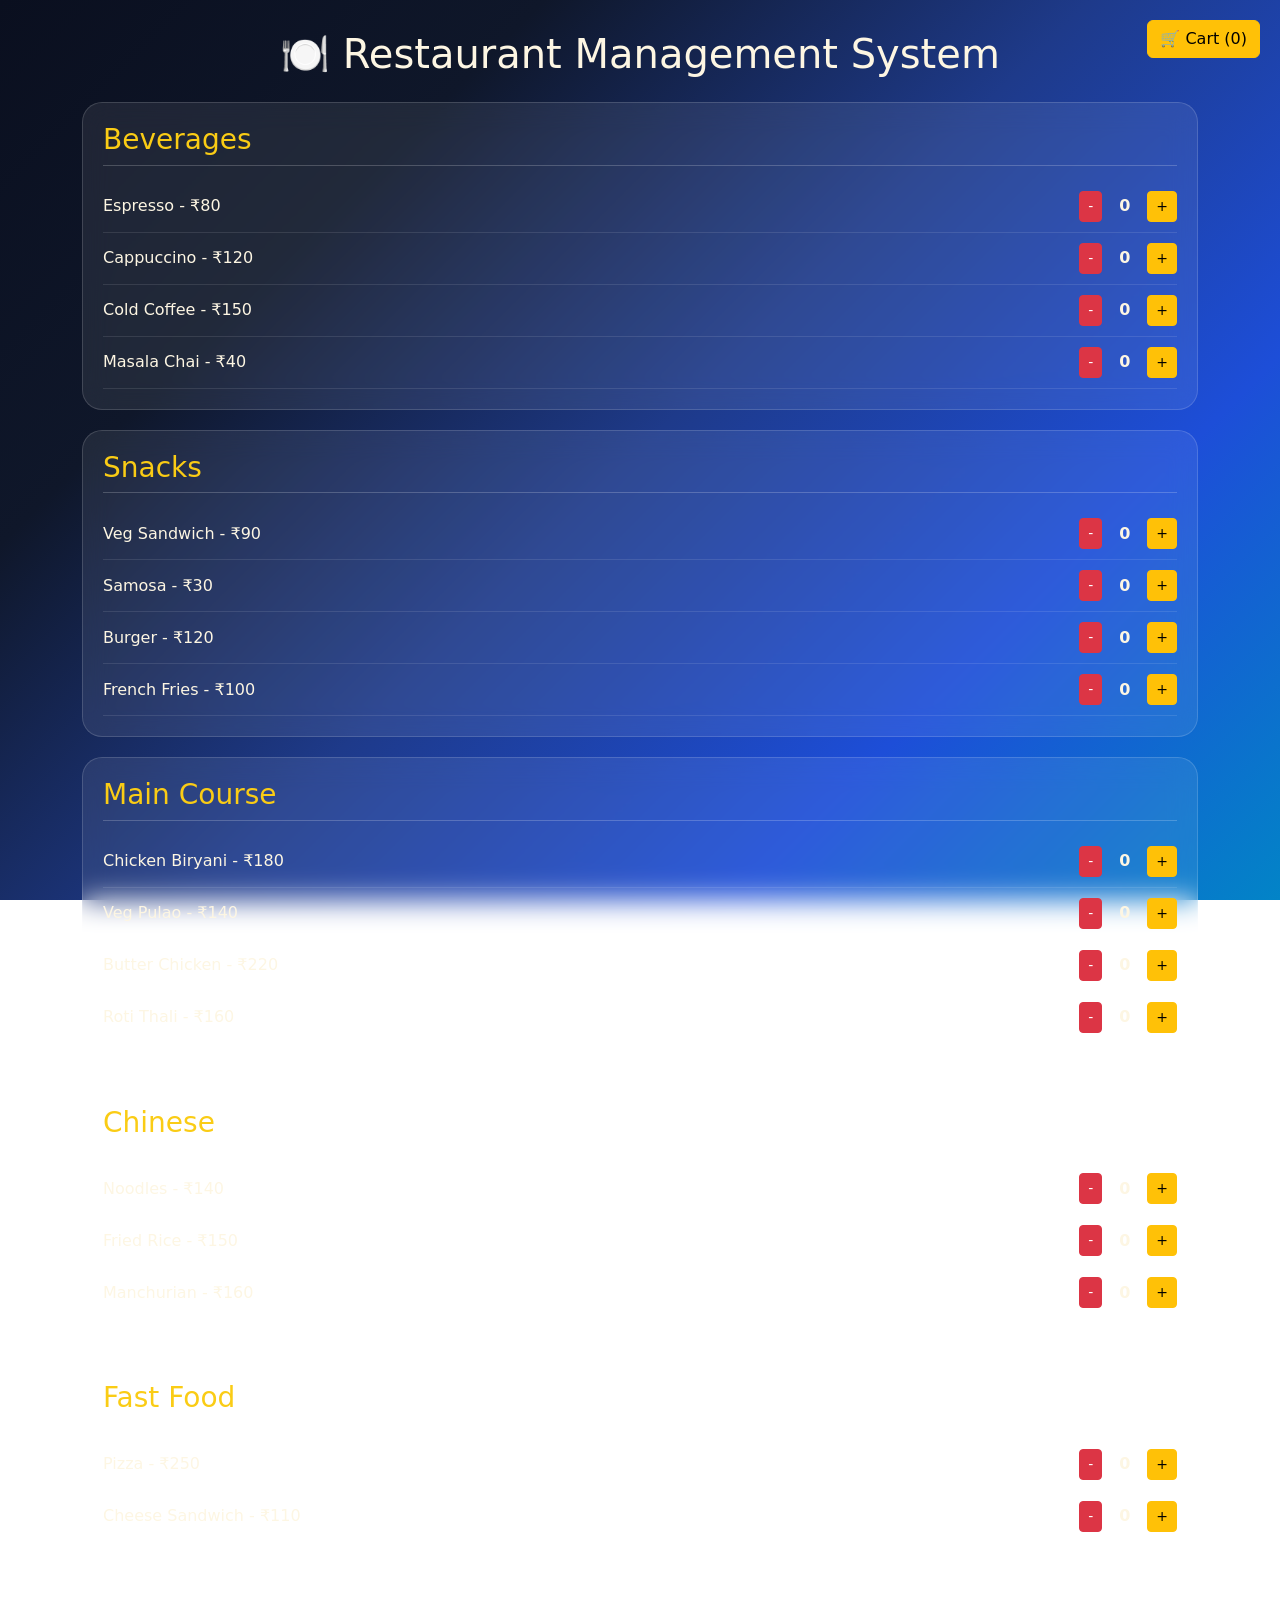
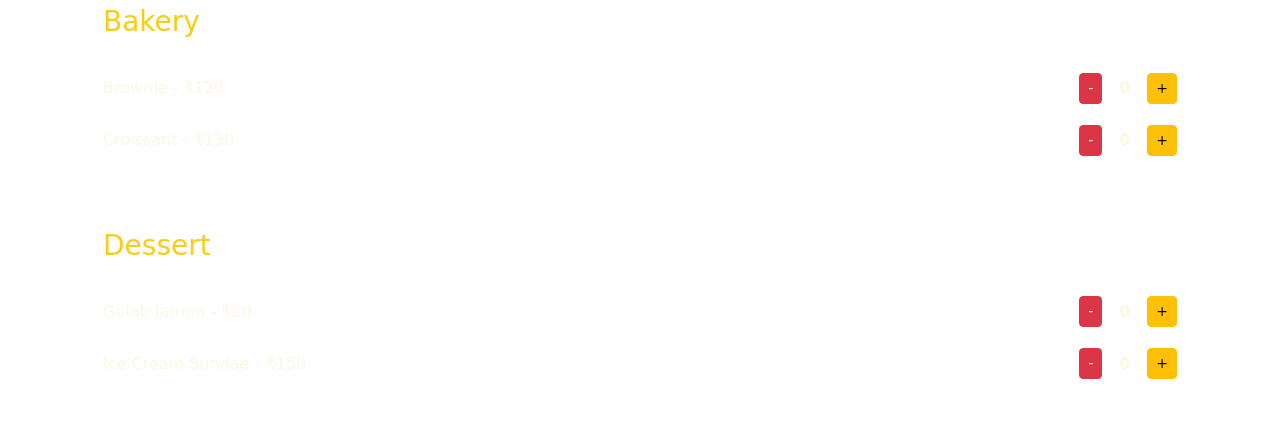
<file: templates/order.html>
<!DOCTYPE html>
<html lang="en">
<head>
<meta charset="UTF-8">
<meta name="viewport" content="width=device-width, initial-scale=1.0">
<title>Restaurant Menu & Billing</title>

<link href="https://cdn.jsdelivr.net/npm/bootstrap@5.3.3/dist/css/bootstrap.min.css" rel="stylesheet">

<style>

/* COLOR THEME */
:root{
    --deep-night:#0a0f1f;
    --midnight:#0f172a;
    --indigo:#1e3a8a;
    --cobalt:#1d4ed8;
    --cerulean:#0284c7;
    --sky:#38bdf8;
    --pale-blue:#e0f2fe;
    --gold:#facc15;
    --amber:#f59e0b;
    --cream:#fdf6e3;
    --white-glow:rgba(255,255,255,0.08);
}

/* BACKGROUND */
body{
    min-height:100vh;
    background: linear-gradient(
        135deg,
        var(--deep-night),
        var(--midnight),
        var(--indigo),
        var(--cobalt),
        var(--cerulean)
    );
    background-attachment: fixed;
    color: var(--cream);
}

body::before{
    display:none;
}

.container{
    position:relative;
    z-index:2;
    padding-top:30px;
}

.glass{
    background:var(--white-glow);
    backdrop-filter:blur(14px);
    border-radius:20px;
    padding:20px;
    margin-bottom:20px;
    border:1px solid rgba(255,255,255,0.15);
}

.category-title{
    color:var(--gold);
    border-bottom:1px solid rgba(255,255,255,0.2);
    padding-bottom:8px;
    margin-bottom:15px;
}

.menu-item{
    display:flex;
    justify-content:space-between;
    align-items:center;
    padding:10px 0;
    border-bottom:1px solid rgba(255,255,255,0.1);
}

.qty-controls{
    display:flex;
    align-items:center;
    gap:10px;
}

.qty-display{
    min-width:25px;
    text-align:center;
    font-weight:bold;
}

.cart-btn{
    position:fixed;
    top:20px;
    right:20px;
    z-index:9999;
}

.order-item{
    display:flex;
    justify-content:space-between;
    padding:10px 0;
    border-bottom:1px solid #ddd;
}

.bill-section{
    display:none;
}

.modal-content{
    color:black;
}

@media print{
    body *{
        visibility:hidden;
    }
    #billArea,
    #billArea *{
        visibility:visible;
    }
    #billArea{
        position:absolute;
        top:0;
        left:0;
        width:100%;
        background:white;
        color:black;
        padding:20px;
    }
    .no-print{
        display:none;
    }
}

</style>
</head>

<body>

<button
class="btn btn-warning cart-btn"
data-bs-toggle="modal"
data-bs-target="#cartModal">
🛒 Cart (<span id="cartCount">0</span>)
</button>

<div class="container">

<h1 class="text-center mb-4">
🍽 Restaurant Management System
</h1>

<div id="menuContainer"></div>

<!-- BILL SECTION -->
<div class="glass bill-section" id="billArea">

<h2 class="text-center">TasteKaAvenger Bill</h2>
<hr>
<p><b>Order ID:</b> #<span id="billOrderId"></span></p>
<p><b>Date:</b> <span id="date"></span></p>
<hr>
<div id="billItems"></div>
<hr>
<h3>Total Amount: ₹<span id="billTotal"></span></h3>

<button
class="btn btn-primary mt-3 no-print"
onclick="window.print()">
Print / Save PDF
</button>

</div>

</div>

<!-- CART POPUP -->
<div class="modal fade" id="cartModal">
<div class="modal-dialog">
<div class="modal-content">

<div class="modal-header">
<h5 class="modal-title">Your Order</h5>
<button type="button" class="btn-close" data-bs-dismiss="modal"></button>
</div>

<div class="modal-body">
<div id="popupCart">No items added.</div>
<hr>
<h5>Total: ₹<span id="popupTotal">0</span></h5>
</div>

<div class="modal-footer">
<button
class="btn btn-success"
onclick="generateBill()"
data-bs-dismiss="modal">
Place Order
</button>
</div>

</div>
</div>
</div>

<script src="https://cdn.jsdelivr.net/npm/bootstrap@5.3.3/dist/js/bootstrap.bundle.min.js"></script>

<script>

// MENU WITH CORRECT item_id FROM DATABASE
const menu = {
    "Beverages":[
        [101,"Espresso",80],
        [102,"Cappuccino",120],
        [103,"Cold Coffee",150],
        [104,"Masala Chai",40]
    ],
    "Snacks":[
        [105,"Veg Sandwich",90],
        [106,"Samosa",30],
        [107,"Burger",120],
        [108,"French Fries",100]
    ],
    "Main Course":[
        [109,"Chicken Biryani",180],
        [110,"Veg Pulao",140],
        [111,"Butter Chicken",220],
        [112,"Roti Thali",160]
    ],
    "Chinese":[
        [113,"Noodles",140],
        [114,"Fried Rice",150],
        [115,"Manchurian",160]
    ],
    "Fast Food":[
        [116,"Pizza",250],
        [117,"Cheese Sandwich",110]
    ],
    "Bakery":[
        [118,"Brownie",120],
        [119,"Croissant",130]
    ],
    "Dessert":[
        [120,"Gulab Jamun",80],
        [121,"Ice Cream Sundae",150]
    ]
};

let cart = [];
let total = 0;

const menuContainer = document.getElementById("menuContainer");

/* RENDER MENU */
for(let category in menu){

    let html = `
    <div class="glass">
    <h3 class="category-title">${category}</h3>
    `;

    menu[category].forEach(item=>{

        let safeId = item[1].replace(/\s+/g,"_");

        html += `
        <div class="menu-item">
            <span>${item[1]} - ₹${item[2]}</span>
            <div class="qty-controls">
                <button class="btn btn-danger btn-sm" onclick="decreaseItem('${item[1]}')">-</button>
                <span class="qty-display" id="qty_${safeId}">0</span>
                <button class="btn btn-warning btn-sm" onclick="addToCart(${item[0]},'${item[1]}',${item[2]})">+</button>
            </div>
        </div>
        `;

    });

    html += `</div>`;
    menuContainer.innerHTML += html;
}

/* ADD ITEM */
function addToCart(item_id, name, price){

    let existing = cart.find(item => item.name === name);

    if(existing){
        existing.qty++;
        existing.subtotal = existing.qty * existing.price;
    }
    else{
        cart.push({
            item_id:  item_id,
            name:     name,
            price:    price,
            qty:      1,
            subtotal: price
        });
    }

    updateQtyDisplay(name);
    calculateTotal();
    renderCart();
}

/* DECREASE ITEM */
function decreaseItem(name){

    let index = cart.findIndex(item => item.name === name);

    if(index === -1) return;

    if(cart[index].qty > 1){
        cart[index].qty--;
        cart[index].subtotal = cart[index].qty * cart[index].price;
    }
    else{
        cart.splice(index, 1);
    }

    updateQtyDisplay(name);
    calculateTotal();
    renderCart();
}

/* UPDATE MENU QUANTITY DISPLAY */
function updateQtyDisplay(name){

    let safeId = name.replace(/\s+/g,"_");
    let item   = cart.find(x => x.name === name);

    document.getElementById("qty_" + safeId).innerText =
        item ? item.qty : 0;
}

/* CALCULATE TOTAL */
function calculateTotal(){
    total = 0;
    cart.forEach(item=>{ total += item.subtotal; });
}

/* RENDER POPUP CART */
function renderCart(){

    let html  = "";
    let count = 0;

    if(cart.length === 0){
        html = "No items added.";
    }
    else{
        cart.forEach(item=>{
            count += item.qty;
            html += `
            <div class="order-item">
                <span>${item.name} x ${item.qty}</span>
                <span>₹${item.subtotal}</span>
            </div>
            `;
        });
    }

    document.getElementById("popupCart").innerHTML = html;
    document.getElementById("popupTotal").innerText = total;
    document.getElementById("cartCount").innerText  = count;
}

/* GENERATE BILL */
async function generateBill(){

    if(cart.length === 0){
        alert("Please add items first");
        return;
    }

    const response = await fetch("/place_order",{
        method:  "POST",
        headers: { "Content-Type":"application/json" },
        body: JSON.stringify({
            items: cart.map(i =>({
                item_id:  i.item_id,
                quantity: i.qty,
                price:    i.price
            })),
            total: total
        })
    });

    const result = await response.json();
    console.log(result);

    if(!result.success){
        alert("Order failed: " + result.error);
        return;
    }

    // SHOW BILL
    document.getElementById("billArea").style.display = "block";
    document.getElementById("billOrderId").innerText  = result.order_id;

    let billHTML = "";
    cart.forEach(item=>{
        billHTML += `
        <div class="order-item">
            <span>${item.name} x ${item.qty}</span>
            <span>₹${item.subtotal}</span>
        </div>
        `;
    });

    document.getElementById("billItems").innerHTML = billHTML;
    document.getElementById("billTotal").innerText = total;
    document.getElementById("date").innerText      = new Date().toLocaleString();

    window.scrollTo({ top: document.body.scrollHeight, behavior:"smooth" });
}

</script>

</body>
</html>
</file>
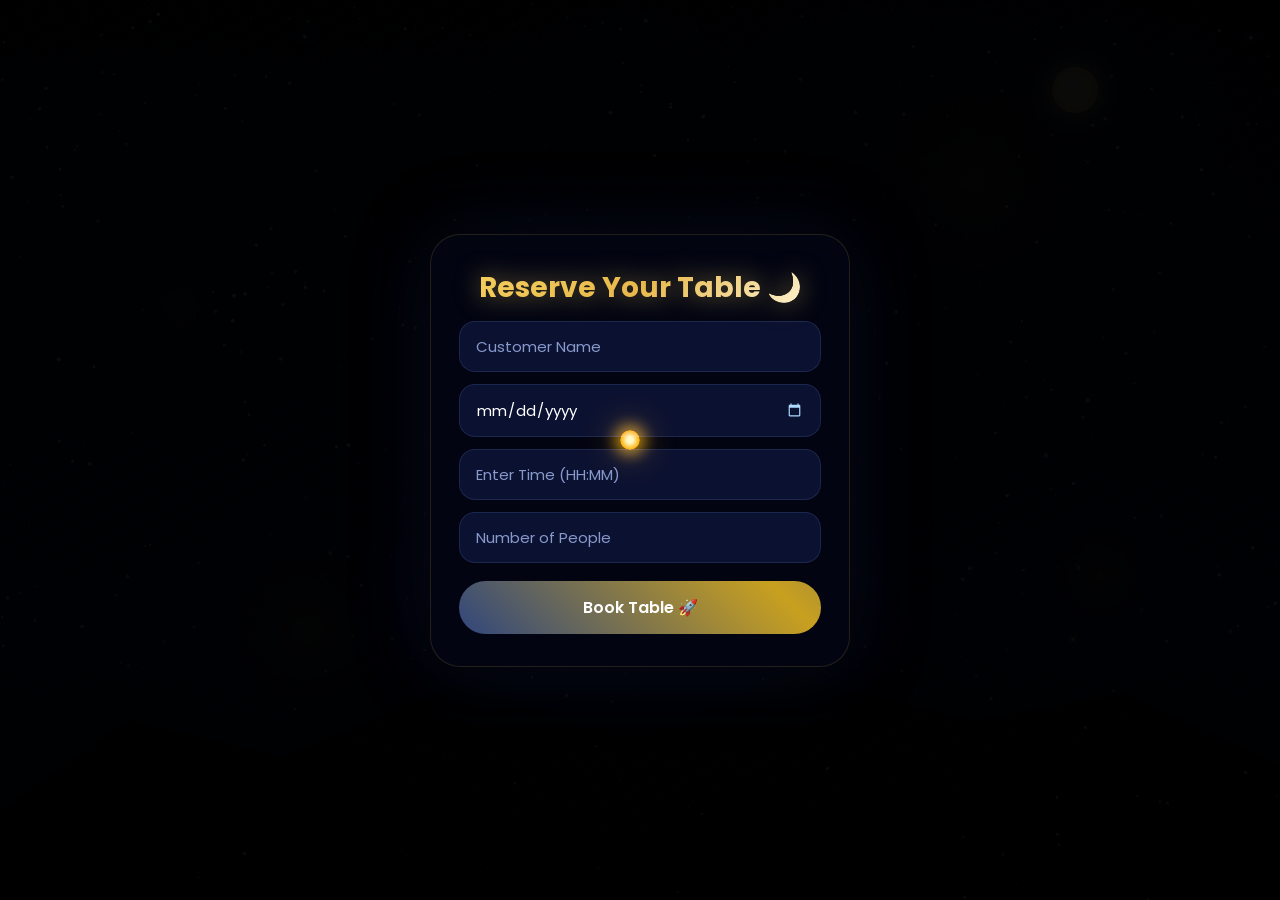
<file: templates/reservation.html>
<!DOCTYPE html>
<html lang="en">
<head>
<meta charset="UTF-8">
<meta name="viewport" content="width=device-width, initial-scale=1.0">
<title>Table Reservation</title>

<link href="https://fonts.googleapis.com/css2?family=Poppins:wght@300;400;500;600&display=swap" rel="stylesheet">

<style>

*{
    margin:0;
    padding:0;
    box-sizing:border-box;
    font-family:'Poppins',sans-serif;
}

body{
    overflow:hidden;
    height:100vh;
    display:flex;
    justify-content:center;
    align-items:center;
    color:white;
    background:#02040d;
    cursor:none;
}

/* CUSTOM CURSOR */
.cursor{
    position:fixed;
    width:20px;
    height:20px;
    border-radius:50%;
    background:radial-gradient(circle, #fff9c4 20%, #ffb300 65%, transparent 100%);
    box-shadow:0 0 14px 5px rgba(255,183,0,0.65), 0 0 30px 8px rgba(255,183,0,0.25);
    pointer-events:none;
    z-index:9999;
    transform:translate(-50%,-50%);
    transition:width 0.2s, height 0.2s, box-shadow 0.2s;
    mix-blend-mode:screen;
}

.cursor.big{
    width:34px;
    height:34px;
    box-shadow:0 0 22px 8px rgba(255,183,0,0.8), 0 0 50px 14px rgba(255,183,0,0.35);
}

/* VAN GOGH CANVAS BACKGROUND */
#vangoghCanvas{
    position:fixed;
    top:0; left:0;
    width:100%; height:100%;
    z-index:0;
}

/* SWIRL OVERLAY */
.swirl-overlay{
    position:fixed;
    top:0; left:0;
    width:100%; height:100%;
    z-index:1;
    pointer-events:none;
    background:
        radial-gradient(ellipse 130% 60% at 12% 18%, rgba(21,101,192,0.14) 0%, transparent 70%),
        radial-gradient(ellipse 90% 80% at 82% 8%,  rgba(26,35,126,0.18) 0%, transparent 65%),
        radial-gradient(ellipse 110% 50% at 52% 82%,rgba(13,27,62,0.30)  0%, transparent 70%);
}

.swirl-overlay::after{
    content:'';
    position:absolute;
    inset:0;
    background-image:
        repeating-linear-gradient(-30deg, transparent, transparent 18px, rgba(66,165,245,0.035) 18px, rgba(66,165,245,0.035) 20px),
        repeating-linear-gradient( 60deg, transparent, transparent 24px, rgba(144,202,249,0.025) 24px, rgba(144,202,249,0.025) 26px);
}

/* GRAIN */
.grain{
    position:fixed;
    inset:0;
    z-index:2;
    pointer-events:none;
    opacity:0.04;
    background-image:url("data:image/svg+xml,%3Csvg viewBox='0 0 256 256' xmlns='http://www.w3.org/2000/svg'%3E%3Cfilter id='noise'%3E%3CfeTurbulence type='fractalNoise' baseFrequency='0.9' numOctaves='4' stitchTiles='stitch'/%3E%3C/filter%3E%3Crect width='100%25' height='100%25' filter='url(%23noise)'/%3E%3C/svg%3E");
    background-repeat:repeat;
    background-size:200px;
}

/* SPACE */
.space{
    position:fixed;
    width:100%; height:100%;
    overflow:hidden;
    z-index:3;
}

/* BACKGROUND STARS */
.bg-star{
    position:absolute;
    background:white;
    border-radius:50%;
    opacity:0.8;
    animation:twinkle 4s infinite alternate;
}

@keyframes twinkle{
    from{ opacity:0.2; }
    to{ opacity:1; box-shadow:0 0 12px white; }
}

/* PANEL */
.container{
    position:relative;
    z-index:20;
    width:90%;
    max-width:420px;
    background:rgba(5,8,30,0.55);
    backdrop-filter:blur(18px);
    border:1px solid rgba(180,160,80,0.18);
    border-radius:30px;
    padding:32px 28px;
    box-shadow:
        0 0 40px rgba(0,0,0,0.6),
        0 0 80px rgba(30,50,120,0.3);
    text-align:center;
}

.container h1{
    margin-bottom:8px;
    font-size:28px;
    background: linear-gradient(135deg, #f5d060, #e8b84b, #fff8dc);
    -webkit-background-clip: text;
    -webkit-text-fill-color: transparent;
    background-clip: text;
    filter: drop-shadow(0 0 12px rgba(245,208,96,0.5));
}

.container p{
    color:#b8c8f0;
    margin-bottom:6px;
    line-height:1.6;
}

/* INPUTS */
.input-box{
    margin:12px 0;
}

.input-box input{
    width:100%;
    padding:13px 16px;
    border:1px solid rgba(100,130,200,0.2);
    outline:none;
    border-radius:16px;
    background:rgba(20,30,80,0.5);
    color:white;
    font-size:15px;
    font-family:'Poppins',sans-serif;
    transition: border-color 0.3s, background 0.3s;
}

.input-box input:focus{
    border-color: rgba(180,160,80,0.5);
    background:rgba(20,30,80,0.7);
}

.input-box input::placeholder{
    color:#8899cc;
}

/* Date input calendar icon fix */
.input-box input[type="date"]::-webkit-calendar-picker-indicator{
    filter: invert(0.7) sepia(1) saturate(2) hue-rotate(180deg);
    cursor:none;
}

/* BUTTON */
.btn{
    width:100%;
    padding:14px;
    border:none;
    border-radius:40px;
    background: linear-gradient(45deg,#1a3a8a,#c8a020,#1a3a8a);
    background-size: 200% 200%;
    animation: gradientShift 4s ease infinite;
    color:white;
    font-size:16px;
    font-weight:600;
    cursor:none;
    margin-top:6px;
    transition:0.3s;
}

@keyframes gradientShift{
    0%  { background-position: 0% 50%; }
    50% { background-position: 100% 50%; }
    100%{ background-position: 0% 50%; }
}

.btn:hover{
    transform:translateY(-2px);
    box-shadow:
        0 0 20px rgba(200,160,32,0.6),
        0 0 40px rgba(26,58,138,0.4);
}

/* SUCCESS */
#successBox{
    display:none;
}

#successBox h1{
    font-size:26px;
    margin-bottom:16px;
}

/* FLOATING STAR */
.feedback-star{
    position:absolute;
    width:10px; height:10px;
    border-radius:50%;
    animation:floatStar 10s linear forwards;
    z-index:50;
}

@keyframes floatStar{
    from{ transform:translateY(100vh); opacity:0; }
    to  { transform:translateY(-120vh); opacity:1; }
}

</style>
</head>

<body>

<!-- CURSOR -->
<div class="cursor" id="cursor"></div>

<!-- GRAIN -->
<div class="grain"></div>

<!-- VAN GOGH ANIMATED SKY CANVAS -->
<canvas id="vangoghCanvas"></canvas>

<!-- SWIRL OVERLAY -->
<div class="swirl-overlay"></div>

<!-- BACKGROUND STAR LAYER -->
<div class="space" id="space"></div>

<!-- FORM -->
<div class="container" id="formContainer">

    <h1>Reserve Your Table 🌙</h1>

    <form onsubmit="bookTable(event)">

        <div class="input-box">
            <input type="text" id="name" placeholder="Customer Name" required>
        </div>

        <div class="input-box">
            <input type="date" id="date" required>
        </div>

        <div class="input-box">
            <input
                type="text"
                id="timeInput"
                placeholder="Enter Time (HH:MM)"
                maxlength="5"
                oninput="formatTime(this)"
                pattern="^([01]?[0-9]|2[0-3]):[0-5][0-9]$"
                required
            >
        </div>

        <div class="input-box">
            <input type="number" id="people" placeholder="Number of People" required>
        </div>

        <button class="btn">Book Table 🚀</button>

    </form>

</div>

<!-- SUCCESS -->
<div class="container" id="successBox">
    <h1>🎉 Reservation Confirmed!</h1>
    <p id="details"></p>
</div>

<script>

/* =============================================
   VAN GOGH STARRY NIGHT — FULL CANVAS SYSTEM
   ============================================= */
(function(){
    const canvas = document.getElementById('vangoghCanvas');
    const ctx    = canvas.getContext('2d');
    let W, H, t = 0;

    function resize(){
        W = canvas.width  = window.innerWidth;
        H = canvas.height = window.innerHeight;
        initStars(); initSwirls(); initFlowParticles();
    }

    function drawSky(){
        const g = ctx.createLinearGradient(0,0,0,H);
        g.addColorStop(0,    '#02040d');
        g.addColorStop(0.18, '#05091e');
        g.addColorStop(0.45, '#081640');
        g.addColorStop(0.72, '#0b1d52');
        g.addColorStop(1,    '#030b1e');
        ctx.fillStyle = g;
        ctx.fillRect(0,0,W,H);
    }

    let stars = [];
    function initStars(){
        stars = [];
        const n = Math.floor(W*H/2800);
        for(let i=0;i<n;i++){
            stars.push({
                x:Math.random()*W, y:Math.random()*H*0.78,
                r:0.3+Math.random()*1.7, phase:Math.random()*Math.PI*2,
                speed:0.3+Math.random()*1.1, halo:Math.random()>0.82, gold:Math.random()>0.88,
            });
        }
    }

    function drawStars(){
        stars.forEach(s=>{
            const tw=0.5+0.5*Math.sin(t*s.speed+s.phase);
            const al=0.5+0.5*tw;
            const color=s.gold?`rgba(255,240,160,${al})`:`rgba(255,252,220,${al})`;
            if(s.halo){
                const g=ctx.createRadialGradient(s.x,s.y,0,s.x,s.y,s.r*7);
                g.addColorStop(0, s.gold?`rgba(255,220,80,${0.22*tw})`:`rgba(255,252,220,${0.2*tw})`);
                g.addColorStop(0.4,`rgba(100,160,255,${0.08*tw})`);
                g.addColorStop(1,'rgba(0,0,0,0)');
                ctx.fillStyle=g;
                ctx.beginPath(); ctx.arc(s.x,s.y,s.r*7,0,Math.PI*2); ctx.fill();
            }
            ctx.beginPath(); ctx.arc(s.x,s.y,s.r*(0.8+0.2*tw),0,Math.PI*2);
            ctx.fillStyle=color; ctx.fill();
        });
    }

    let swirls=[];
    const swirlPalette=['rgba(21,101,192,','rgba(30,136,229,','rgba(66,165,245,','rgba(100,140,200,'];
    function initSwirls(){
        swirls=[];
        for(let i=0;i<20;i++){
            swirls.push({
                x:Math.random()*W, y:Math.random()*H*0.72,
                radius:45+Math.random()*130, ao:Math.random()*Math.PI*2,
                speed:0.002+Math.random()*0.005, alpha:0.04+Math.random()*0.09,
                ci:Math.floor(Math.random()*swirlPalette.length),
            });
        }
    }

    function drawSwirl(s){
        ctx.save(); ctx.translate(s.x,s.y);
        ctx.globalAlpha=s.alpha*(0.65+0.35*Math.sin(t*s.speed*3));
        const g=ctx.createRadialGradient(0,0,0,0,0,s.radius);
        g.addColorStop(0,swirlPalette[s.ci]+'0.4)');
        g.addColorStop(0.4,swirlPalette[s.ci]+'0.12)');
        g.addColorStop(1,swirlPalette[s.ci]+'0)');
        ctx.beginPath();
        for(let a=0;a<Math.PI*4;a+=0.05){
            const r=(a/(Math.PI*4))*s.radius;
            const da=s.ao+a+Math.sin(t*s.speed+a*0.5)*0.45;
            const px=Math.cos(da)*r, py=Math.sin(da)*r*0.5;
            a===0?ctx.moveTo(px,py):ctx.lineTo(px,py);
        }
        ctx.strokeStyle=swirlPalette[s.ci]+(s.alpha*1.8)+')';
        ctx.lineWidth=1.2; ctx.stroke();
        ctx.fillStyle=g; ctx.beginPath();
        ctx.ellipse(0,0,s.radius,s.radius*0.52,s.ao+t*s.speed*0.18,0,Math.PI*2);
        ctx.fill(); ctx.restore();
    }

    function drawMoon(){
        const mx=W*0.84, my=90;
        const pulse=0.96+0.04*Math.sin(t*0.38);
        [90,60,38].forEach((r,i)=>{
            const g=ctx.createRadialGradient(mx,my,0,mx,my,r*pulse);
            g.addColorStop(0,`rgba(255,249,196,${0.05-i*0.012})`);
            g.addColorStop(0.5,`rgba(66,165,245,${0.04-i*0.008})`);
            g.addColorStop(1,'rgba(0,0,0,0)');
            ctx.fillStyle=g; ctx.beginPath(); ctx.arc(mx,my,r*pulse,0,Math.PI*2); ctx.fill();
        });
        const mg=ctx.createRadialGradient(mx-5,my-5,2,mx,my,24*pulse);
        mg.addColorStop(0,'#fffde7'); mg.addColorStop(0.55,'#fff9c4'); mg.addColorStop(1,'#ffe082');
        ctx.beginPath(); ctx.arc(mx,my,24*pulse,0,Math.PI*2);
        ctx.fillStyle=mg; ctx.shadowColor='#fff9c4'; ctx.shadowBlur=32; ctx.fill(); ctx.shadowBlur=0;
    }

    const NUM_P=1600; let flowP=[];
    const galaxies=[
        {x:0.76,y:0.20,r:0.26,intens:1.0},{x:0.24,y:0.70,r:0.20,intens:0.85},
        {x:0.86,y:0.64,r:0.13,intens:0.7},{x:0.14,y:0.34,r:0.09,intens:0.55},
    ];

    function getAngle(x,y){
        const nx=x/W,ny=y/H;
        let ang=Math.sin(nx*6+t*0.4)*Math.cos(ny*5-t*0.3)*Math.PI*2;
        galaxies.forEach(g=>{
            const gx=g.x*W,gy=g.y*H,dx=x-gx,dy=y-gy;
            const dist=Math.sqrt(dx*dx+dy*dy),rad=g.r*Math.min(W,H);
            if(dist<rad*1.8){
                const str=g.intens*(1-dist/(rad*1.8));
                ang+=(Math.atan2(dy,dx)+Math.PI*0.5+dist*0.003)*str*2.5;
            }
        });
        ang+=Math.sin(ny*3.5+t*0.2)*1.8+Math.cos(nx*4-t*0.15)*1.2;
        return ang;
    }

    function getFlowColor(x,y){
        let r=8+x/W*15,g=12+y/H*20,b=60+x/W*40;
        galaxies.forEach(gal=>{
            const gx=gal.x*W,gy=gal.y*H,dx=x-gx,dy=y-gy;
            const dist=Math.sqrt(dx*dx+dy*dy),rad=gal.r*Math.min(W,H);
            if(dist<rad*1.5){
                const s=Math.pow(1-dist/(rad*1.5),1.8)*gal.intens;
                r+=s*215;g+=s*155;b+=s*18;
            }
        });
        const a=0.035+Math.random()*0.055;
        return `rgba(${Math.min(255,r|0)},${Math.min(255,g|0)},${Math.min(200,b|0)},${a})`;
    }

    function initFlowParticles(){
        flowP=[];
        for(let i=0;i<NUM_P;i++){
            flowP.push({
                x:Math.random()*W,y:Math.random()*H,
                speed:0.35+Math.random()*1.1,
                life:Math.random()*200,maxLife:150+Math.random()*200,
                size:0.7+Math.random()*2.0,
            });
        }
    }

    function drawGalaxyGlow(){
        galaxies.forEach(g=>{
            const gx=g.x*W,gy=g.y*H,r=g.r*Math.min(W,H);
            const halo=ctx.createRadialGradient(gx,gy,0,gx,gy,r*1.6);
            halo.addColorStop(0,`rgba(200,160,32,${0.11*g.intens})`);
            halo.addColorStop(0.3,`rgba(100,120,200,${0.055*g.intens})`);
            halo.addColorStop(1,'rgba(0,0,0,0)');
            ctx.fillStyle=halo; ctx.beginPath(); ctx.arc(gx,gy,r*1.6,0,Math.PI*2); ctx.fill();
            const core=ctx.createRadialGradient(gx,gy,0,gx,gy,r*0.48);
            core.addColorStop(0,`rgba(255,230,100,${0.22*g.intens})`);
            core.addColorStop(0.4,`rgba(200,160,40,${0.10*g.intens})`);
            core.addColorStop(1,'rgba(0,0,0,0)');
            ctx.fillStyle=core; ctx.beginPath(); ctx.arc(gx,gy,r*0.48,0,Math.PI*2); ctx.fill();
        });
    }

    function drawHills(){
        const hg=ctx.createLinearGradient(0,H*0.72,0,H);
        hg.addColorStop(0,'#04071a'); hg.addColorStop(1,'#020408');
        ctx.fillStyle=hg; ctx.beginPath(); ctx.moveTo(0,H);
        [[0,H*0.90],[W*0.10,H*0.80],[W*0.22,H*0.84],[W*0.36,H*0.76],
         [W*0.50,H*0.82],[W*0.62,H*0.75],[W*0.76,H*0.80],[W*0.88,H*0.77],[W,H*0.85],[W,H]]
        .forEach(([px,py])=>ctx.lineTo(px,py));
        ctx.closePath(); ctx.fill();
    }

    function animate(){
        requestAnimationFrame(animate);
        t+=0.010;
        drawSky();
        swirls.forEach(s=>drawSwirl(s));
        drawGalaxyGlow(); drawStars(); drawMoon();
        ctx.fillStyle='rgba(2,4,16,0.014)'; ctx.fillRect(0,0,W,H);
        flowP.forEach(p=>{
            p.life++;
            const ang=getAngle(p.x,p.y);
            const px2=p.x,py2=p.y;
            p.x+=Math.cos(ang)*p.speed; p.y+=Math.sin(ang)*p.speed;
            if(p.x<0)p.x=W; if(p.x>W)p.x=0; if(p.y<0)p.y=H; if(p.y>H)p.y=0;
            if(p.life>p.maxLife){
                p.x=Math.random()*W;p.y=Math.random()*H;
                p.life=0;p.maxLife=150+Math.random()*200;p.speed=0.35+Math.random()*1.1;
            }
            ctx.beginPath(); ctx.moveTo(px2,py2); ctx.lineTo(p.x,p.y);
            ctx.strokeStyle=getFlowColor(p.x,p.y); ctx.lineWidth=p.size; ctx.lineCap='round'; ctx.stroke();
        });
        drawHills();
    }

    window.addEventListener('resize',resize);
    resize(); animate();
})();

/* BACKGROUND STARS */
for(let i=0;i<180;i++){
    let s=document.createElement("div");
    s.classList.add("bg-star");
    let size=Math.random()*3;
    s.style.width=size+"px"; s.style.height=size+"px";
    s.style.left=Math.random()*100+"vw"; s.style.top=Math.random()*100+"vh";
    document.getElementById("space").appendChild(s);
}

/* FLOATING STAR */
function createStar(color){
    let s=document.createElement("div");
    s.classList.add("feedback-star");
    s.style.background=color;
    s.style.left=Math.random()*100+"vw";
    s.style.boxShadow=`0 0 20px ${color}`;
    document.body.appendChild(s);
    setTimeout(()=>s.remove(),10000);
}

/* CURSOR */
const cursorEl=document.getElementById('cursor');
document.addEventListener('mousemove',e=>{
    cursorEl.style.left=e.clientX+'px';
    cursorEl.style.top=e.clientY+'px';
});
document.querySelectorAll('button,input').forEach(el=>{
    el.addEventListener('mouseenter',()=>cursorEl.classList.add('big'));
    el.addEventListener('mouseleave',()=>cursorEl.classList.remove('big'));
});

/* CANVAS METEOR SYSTEM */
(function(){
    const mc=document.createElement('canvas');
    mc.style.cssText='position:fixed;top:0;left:0;width:100%;height:100%;z-index:15;pointer-events:none;';
    document.body.appendChild(mc);
    const mctx=mc.getContext('2d');
    let MW=mc.width=window.innerWidth, MH=mc.height=window.innerHeight;
    window.addEventListener('resize',()=>{ MW=mc.width=window.innerWidth; MH=mc.height=window.innerHeight; });
    const meteors=[];
    const colorMap={
        green:{head:'rgba(0,255,153,',tail:'rgba(0,255,100,',glow:'0,255,120'},
        red:  {head:'rgba(255,59,92,', tail:'rgba(255,40,70,',glow:'255,50,80'},
        gold: {head:'rgba(255,209,102,',tail:'rgba(255,180,60,',glow:'255,200,80'},
    };
    window.spawnMeteor=function(colorKey){
        const c=colorMap[colorKey]||colorMap.gold;
        const fromTop=Math.random()<0.4;
        const sx=fromTop?Math.random()*MW*0.7:-60;
        const sy=fromTop?-60:Math.random()*MH*0.55;
        const angleDeg=-(25+Math.random()*25);
        const angleRad=angleDeg*Math.PI/180;
        meteors.push({sx,sy,x:sx,y:sy,angleRad,speed:14+Math.random()*12,
            tailLen:180+Math.random()*220,headR:2.5+Math.random()*2.0,
            c,dist:0,maxDist:MW*1.4,alive:true});
    };
    function loop(){
        requestAnimationFrame(loop);
        mctx.fillStyle='rgba(0,0,0,0.18)'; mctx.fillRect(0,0,MW,MH);
        for(let i=meteors.length-1;i>=0;i--){
            const m=meteors[i];
            if(!m.alive){meteors.splice(i,1);continue;}
            m.x+=Math.cos(m.angleRad)*m.speed; m.y+=Math.sin(m.angleRad)*m.speed; m.dist+=m.speed;
            if(m.dist>m.maxDist){m.alive=false;continue;}
            const prog=m.dist/m.maxDist;
            const alpha=prog<0.1?prog/0.1:prog>0.75?1-(prog-0.75)/0.25:1;
            const tx=m.x-Math.cos(m.angleRad)*m.tailLen, ty=m.y-Math.sin(m.angleRad)*m.tailLen;
            const tg=mctx.createLinearGradient(m.x,m.y,tx,ty);
            tg.addColorStop(0,m.c.tail+(alpha*0.9)+')');
            tg.addColorStop(0.35,m.c.tail+(alpha*0.4)+')');
            tg.addColorStop(1,m.c.tail+'0)');
            mctx.save(); mctx.beginPath(); mctx.moveTo(m.x,m.y); mctx.lineTo(tx,ty);
            mctx.strokeStyle=tg; mctx.lineWidth=m.headR*1.6; mctx.lineCap='round'; mctx.stroke(); mctx.restore();
            mctx.save(); mctx.beginPath(); mctx.moveTo(m.x,m.y); mctx.lineTo(tx,ty);
            mctx.strokeStyle=m.c.tail+(alpha*0.18)+')'; mctx.lineWidth=m.headR*7;
            mctx.lineCap='round'; mctx.filter='blur(4px)'; mctx.stroke(); mctx.restore(); mctx.filter='none';
            const hg=mctx.createRadialGradient(m.x,m.y,0,m.x,m.y,m.headR*4.5);
            hg.addColorStop(0,m.c.head+(alpha*1.0)+')'); hg.addColorStop(0.3,m.c.head+(alpha*0.7)+')');
            hg.addColorStop(0.7,m.c.head+(alpha*0.2)+')'); hg.addColorStop(1,m.c.head+'0)');
            mctx.beginPath(); mctx.arc(m.x,m.y,m.headR*4.5,0,Math.PI*2); mctx.fillStyle=hg; mctx.fill();
            mctx.beginPath(); mctx.arc(m.x,m.y,m.headR,0,Math.PI*2);
            mctx.fillStyle=`rgba(255,255,255,${alpha})`; mctx.fill();
        }
    }
    loop();
})();

/* =============================================
   ORIGINAL APP CODE (unchanged)
   ============================================= */

function formatTime(input){
    let v=input.value.replace(/[^0-9]/g,'');
    if(v.length>=3){ input.value=v.slice(0,2)+':'+v.slice(2,4); }
    else { input.value=v; }
}

function generateTableNumber(){
    return Math.floor(Math.random()*20)+1;
}

async function bookTable(e) {
    e.preventDefault();

    let name   = document.getElementById("name").value;
    let date   = document.getElementById("date").value;
    let time   = document.getElementById("timeInput").value;
    let people = document.getElementById("people").value;

    try {
        // Send data to Flask backend → saves to MySQL
        const response = await fetch('/book_reservation', {
            method: 'POST',
            headers: { 'Content-Type': 'application/json' },
            body: JSON.stringify({
                customer_name: name,
                date: date,
                time: time,
                people: people
            })
        });

        const result = await response.json();

        if (result.success) {
            // Celebration effects
            window.spawnMeteor('gold');
            setTimeout(() => window.spawnMeteor('gold'), 200);
            setTimeout(() => window.spawnMeteor('green'), 400);
            for (let j = 0; j < 12; j++) {
                setTimeout(() => createStar("#f5d060"), j * 60);
            }

            document.getElementById("formContainer").style.display = "none";
            document.getElementById("successBox").style.display = "block";
            document.getElementById("details").innerHTML =
                `Hello <b>${name}</b>, your table <b>#${result.table_number}</b> is booked for <br>
                ${date} at ${time} for ${people} people.`;
        } else {
            alert("Booking failed: " + result.error);
        }

    } catch (err) {
        alert("Could not connect to server: " + err.message);
    }
}


</script>
</body>
</html>
</file>
